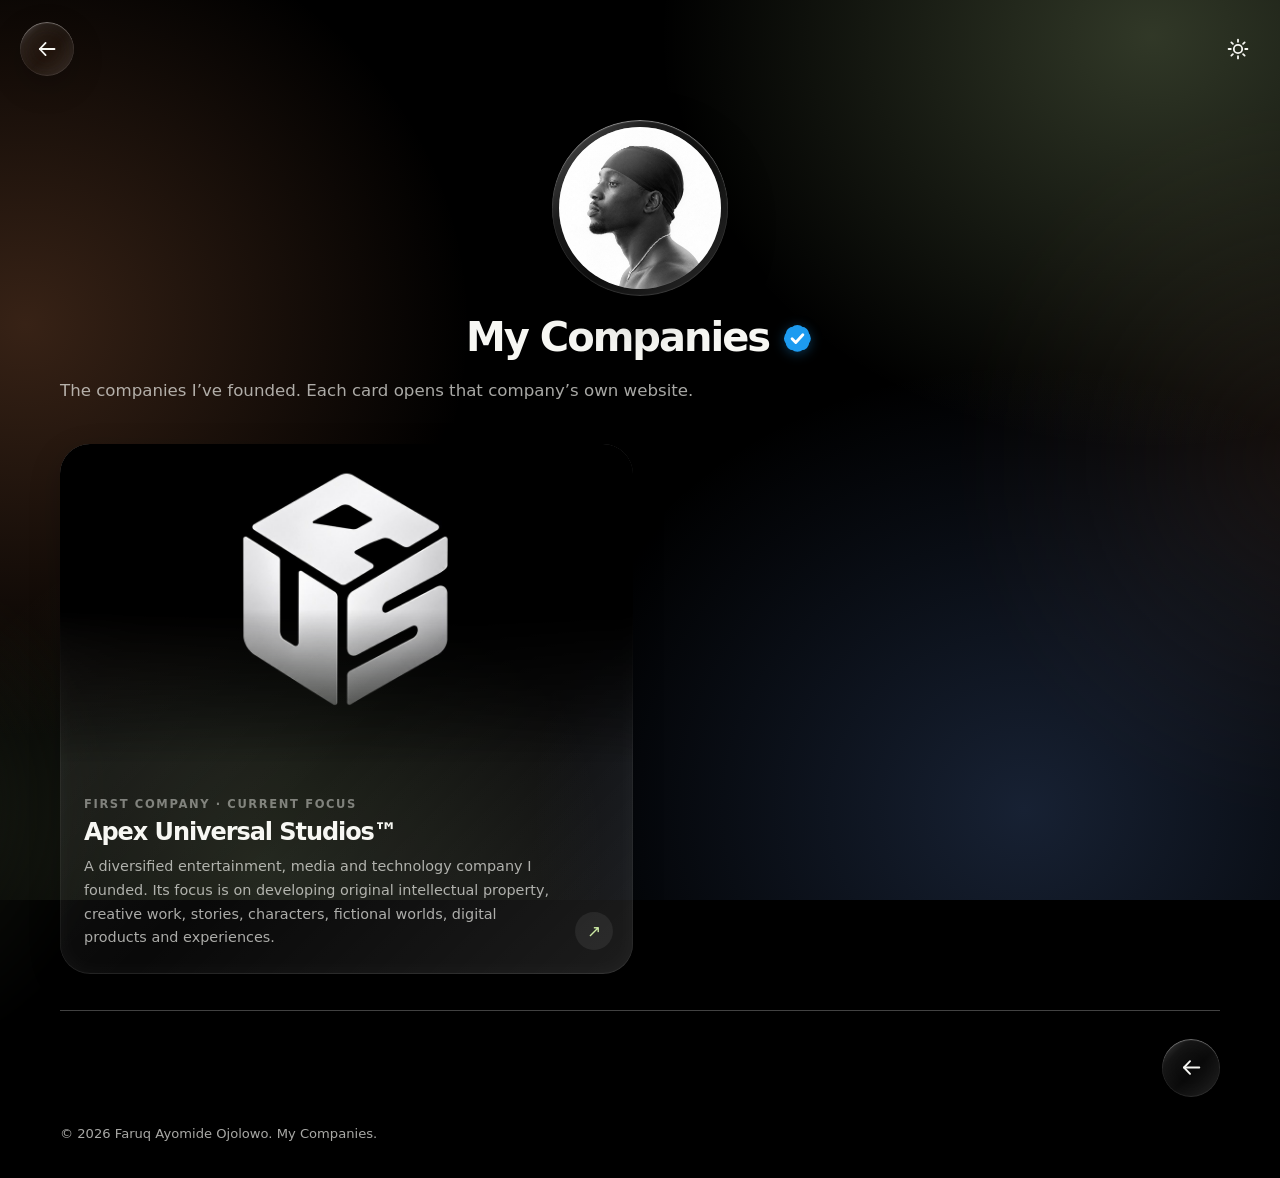
<file: companies.html>
<!DOCTYPE html>
<html lang="en">
<head>
  <meta charset="UTF-8">
  <meta name="viewport" content="width=device-width, initial-scale=1.0, viewport-fit=cover">
  <meta name="theme-color" content="#000000">
  <meta name="color-scheme" content="dark light">
  <meta name="description" content="My Companies: the companies founded by Faruq Ayomide Ojolowo.">
  <title>My Companies | Faruq Ayomide Ojolowo</title>
  <script>
    /* Apply the theme chosen on the main site before first paint so the page never flashes the wrong colour. */
    (function () {
      var t = "dark";
      try { t = localStorage.getItem("faruq-site-theme") === "light" ? "light" : "dark"; } catch (e) {}
      document.documentElement.dataset.theme = t;
    })();
  </script>
  <style>
    /* ---------------------------------------------------------------
       Design tokens: identical to index.html
       --------------------------------------------------------------- */
    :root {
      --site-primary: #CCEAA4;
      --site-secondary: #413028;
      --site-background: #000000;
      --site-on-primary: #11140D;
      --site-on-background: #FFFFFF;
      --site-font-body: ui-sans-serif, system-ui, -apple-system, BlinkMacSystemFont, "Segoe UI", sans-serif;
      --site-font-heading: ui-sans-serif, system-ui, -apple-system, BlinkMacSystemFont, "Segoe UI", sans-serif;
      --site-heading-scale: 1;
      --site-spacing-scale: 1;
      --site-radius-scale: 1;
      --site-decoration-opacity: 1;
      --ink: #F7F7F3;
      --muted: rgba(247, 247, 243, 0.68);
      --soft: rgba(247, 247, 243, 0.46);
      --line: rgba(255, 255, 255, 0.26);
      --page-width: 1160px;
    }
    * { box-sizing: border-box; }
    [hidden] { display: none !important; }   /* lets the empty-state and filter rows really hide */
    html { scroll-behavior: smooth; background: #000000; }
    html[data-theme="light"] { background: #F4F3EF; }
    body { margin: 0; font-family: var(--site-font-body); background: transparent; -webkit-text-size-adjust: 100%; }
    button, a { font: inherit; }
    a { color: inherit; }

    #site-root {
      min-height: 100vh;
      width: 100%;
      position: relative;
      isolation: isolate;
      overflow: hidden;
      overflow: clip;
      display: flow-root;
      color-scheme: dark;
      background-color: var(--site-background);
      color: var(--site-on-background);
    }
    #site-root[data-theme="light"] {
      color-scheme: light;
      --site-background: #F4F3EF;
      --ink: #171614;
      --muted: rgba(23, 22, 20, 0.66);
      --soft: rgba(23, 22, 20, 0.48);
      --line: rgba(25, 25, 25, 0.20);
      background-color: #F4F3EF;
      color: #171614;
    }

    /* page background: same glows as index.html */
    #site-root::before, #site-root::after {
      content: ""; position: absolute; pointer-events: none; z-index: -1;
      opacity: var(--site-decoration-opacity); border-radius: 50%; filter: blur(2px);
    }
    #site-root::before {
      width: min(68vw, 760px); height: min(68vw, 760px); top: 5rem; right: -26rem;
      background: radial-gradient(circle, color-mix(in srgb, var(--site-secondary) 36%, transparent) 0%, color-mix(in srgb, var(--site-secondary) 12%, transparent) 42%, transparent 72%);
    }
    #site-root::after {
      width: min(46vw, 520px); height: min(46vw, 520px); top: 34rem; left: -25rem;
      background: radial-gradient(circle, rgba(204, 234, 164, 0.12) 0%, rgba(204, 234, 164, 0.035) 46%, transparent 72%);
    }
    .ambient {
      position: fixed; inset: 0; z-index: 0; pointer-events: none;
      background:
        radial-gradient(62vmax 52vmax at 90% 4%, rgba(204,234,164,0.24), rgba(204,234,164,0) 62%),
        radial-gradient(56vmax 52vmax at 2% 36%, rgba(214,132,84,0.26), rgba(214,132,84,0) 62%),
        radial-gradient(62vmax 56vmax at 80% 90%, rgba(96,138,214,0.24), rgba(96,138,214,0) 62%),
        radial-gradient(44vmax 44vmax at 20% 96%, rgba(204,234,164,0.14), rgba(204,234,164,0) 62%);
    }
    #site-root[data-theme="light"] .ambient {
      background:
        radial-gradient(62vmax 52vmax at 90% 4%, rgba(190,232,140,0.55), rgba(190,232,140,0) 62%),
        radial-gradient(56vmax 52vmax at 2% 36%, rgba(255,184,140,0.50), rgba(255,184,140,0) 62%),
        radial-gradient(62vmax 56vmax at 80% 90%, rgba(150,196,255,0.50), rgba(150,196,255,0) 62%),
        radial-gradient(44vmax 44vmax at 20% 96%, rgba(214,176,255,0.34), rgba(214,176,255,0) 62%);
    }
    .site-content { position: relative; z-index: 1; }

    /* ---------------------------------------------------------------
       Top row: back card (left) and light/dark icon (right)
       --------------------------------------------------------------- */
    .page-topbar {
      width: min(calc(100% - 32px), 1240px);
      margin: 22px auto 0;
      position: -webkit-sticky; position: sticky;
      top: max(22px, env(safe-area-inset-top, 0px));
      z-index: 30;
      display: flex; align-items: center; justify-content: space-between;
      pointer-events: none;
    }
    .page-topbar > * { pointer-events: auto; }
    @media (max-width: 680px) {
      .page-topbar { width: calc(100% - 24px); margin-top: 12px; top: max(12px, env(safe-area-inset-top, 0px)); }
    }

    .back-card, .menu-card, .footer-back {
      width: 54px; height: 54px; flex: none;
      display: grid; place-items: center;
      border: 0; border-radius: 50%;
      color: var(--ink); text-decoration: none; cursor: pointer;
      -webkit-tap-highlight-color: transparent;
      background-color: rgba(255,255,255,0.035);
      background-image: linear-gradient(135deg, rgba(255,255,255,0.22) 0%, rgba(255,255,255,0.04) 24%, rgba(255,255,255,0) 54%, rgba(255,255,255,0.08) 100%);
      -webkit-backdrop-filter: blur(16px) saturate(175%) brightness(1.1);
      backdrop-filter: blur(16px) saturate(175%) brightness(1.1);
      box-shadow: inset 0 1px 1px rgba(255,255,255,0.40), inset 0 -1px 1px rgba(255,255,255,0.10), inset 0 0 22px rgba(255,255,255,0.045), 0 10px 32px rgba(0,0,0,0.20);
      transition: transform 320ms cubic-bezier(.2,.75,.25,1), box-shadow 260ms ease;
    }
    #site-root[data-theme="light"] .back-card, #site-root[data-theme="light"] .menu-card, #site-root[data-theme="light"] .footer-back {
      background-color: rgba(255,255,255,0.22);
      background-image: linear-gradient(135deg, rgba(255,255,255,0.80) 0%, rgba(255,255,255,0.14) 28%, rgba(255,255,255,0) 58%, rgba(255,255,255,0.32) 100%);
      -webkit-backdrop-filter: blur(16px) saturate(190%) brightness(1.04);
      backdrop-filter: blur(16px) saturate(190%) brightness(1.04);
      box-shadow: inset 0 1px 1px rgba(255,255,255,1), inset 0 -1px 1px rgba(255,255,255,0.55), inset 0 0 24px rgba(255,255,255,0.28), 0 12px 34px rgba(60,70,100,0.13);
    }
    .back-card:hover { transform: translateY(-2px) scale(1.04); }
    .back-card:active { transform: scale(0.93); }
    .back-card:focus-visible, .menu-card:focus-visible, .footer-back:focus-visible, .theme-toggle:focus-visible { outline: 2px solid var(--site-primary); outline-offset: 3px; }
    .back-card svg { width: 24px; height: 24px; display: block; }

    .theme-toggle {
      width: 44px; height: 44px; padding: 0; flex: none;
      display: inline-grid; place-items: center;
      border: 0 !important; border-radius: 50%;
      background: none; box-shadow: none;
      color: var(--ink); cursor: pointer;
      -webkit-tap-highlight-color: transparent;
      transition: transform 320ms cubic-bezier(.2,.75,.25,1);
    }
    .theme-toggle:hover { transform: scale(1.1); }
    .theme-toggle:active { transform: scale(0.88); }
    .theme-icon, .theme-icon svg { display: block; width: 24px; height: 24px; }

    /* ---------------------------------------------------------------
       Profile block
       --------------------------------------------------------------- */
    .page-main {
      width: 100%; padding-bottom: 36px;
    }
    .profile {
      --avatar: clamp(132px, 38vw, 176px);
      display: flex; flex-direction: column; align-items: center; text-align: center;
      padding: clamp(26px, 6vw, 44px) 24px 12px;
    }
    /* in-flow placeholder that reserves the space; the real avatar is the fixed .avatar-float below */
    .avatar-slot { width: var(--avatar); height: var(--avatar); flex: none; }

    .avatar-float {
      position: fixed; left: 0; top: 0; z-index: 50;
      padding: 0; border: 0; background: none; font: inherit; color: inherit; display: block;
      width: var(--avatar, 160px); height: var(--avatar, 160px);
      border-radius: 50%; transform-origin: 50% 50%;
      will-change: transform; pointer-events: auto;
      opacity: 0; transition: opacity 600ms ease;
      -webkit-tap-highlight-color: transparent;
    }
    .avatar-float.is-ready { opacity: 1; }
    .avatar-float.is-docked { pointer-events: auto; cursor: pointer; }
    .avatar-float:focus-visible { outline: 2px solid var(--site-primary); outline-offset: 3px; }

    /* circular liquid-glass frame: photo fills the circle, a transparent glass layer covers it */
    .avatar-glass {
      position: absolute; inset: 0; border-radius: 50%;
      padding: 7px;
      background-color: rgba(255,255,255,0.05);
      background-image: linear-gradient(135deg, rgba(255,255,255,0.30) 0%, rgba(255,255,255,0.06) 30%, rgba(255,255,255,0) 56%, rgba(255,255,255,0.12) 100%);
      -webkit-backdrop-filter: blur(16px) saturate(175%) brightness(1.1);
      backdrop-filter: blur(16px) saturate(175%) brightness(1.1);
      box-shadow: inset 0 1px 1px rgba(255,255,255,0.5), inset 0 -1px 1px rgba(255,255,255,0.14), 0 18px 46px rgba(0,0,0,0.34), 0 3px 12px rgba(0,0,0,0.18);
    }
    #site-root[data-theme="light"] .avatar-glass {
      background-color: rgba(255,255,255,0.28);
      background-image: linear-gradient(135deg, rgba(255,255,255,0.9) 0%, rgba(255,255,255,0.16) 30%, rgba(255,255,255,0) 56%, rgba(255,255,255,0.36) 100%);
      box-shadow: inset 0 1px 1px rgba(255,255,255,1), inset 0 -1px 1px rgba(255,255,255,0.6), 0 18px 46px rgba(60,70,100,0.22), 0 3px 12px rgba(60,70,100,0.10);
    }
    .avatar-glass img {
      width: 100%; height: 100%; display: block; border-radius: 50%;
      object-fit: cover; background: #FFFFFF;
      user-select: none; -webkit-user-drag: none;
    }
    /* transparent glass sheen laid over the photo */
    .avatar-glass::after {
      content: ""; position: absolute; inset: 7px; border-radius: 50%; pointer-events: none;
      background:
        radial-gradient(120% 90% at 22% 6%, rgba(255,255,255,0.42), rgba(255,255,255,0) 46%),
        linear-gradient(150deg, rgba(255,255,255,0.14), rgba(255,255,255,0) 42%, rgba(255,255,255,0.08));
      box-shadow: inset 0 1px 2px rgba(255,255,255,0.55), inset 0 -2px 6px rgba(255,255,255,0.12);
    }

    .profile-name {
      margin: 20px 0 0;
      display: inline-flex; align-items: center; gap: 0.3em;
      font-family: var(--site-font-heading);
      font-size: calc(clamp(1.7rem, 6.4vw, 2.5rem) * var(--site-heading-scale));
      line-height: 1.05; font-weight: 850; letter-spacing: -0.05em;
      color: var(--ink);
      animation: profile-enter 1250ms cubic-bezier(.2,.75,.25,1) both;
    }
    .verified-badge { width: 0.82em; height: 0.82em; flex: none; display: block; margin-top: 0.06em; filter: drop-shadow(0 2px 6px rgba(29,155,240,0.35)); }
    .profile-bio {
      align-self: flex-start; width: 100%; text-align: left;
      max-width: 640px; margin: 18px 0 0 max(0px, calc((100% - 1160px) / 2));
      color: var(--muted);
      font-size: clamp(0.92rem, 1.3vw, 1.06rem); line-height: 1.8;
      animation: profile-enter 1250ms 120ms cubic-bezier(.2,.75,.25,1) both;
    }


    /* ---------------------------------------------------------------
       Journal: a vertical list of liquid-glass cards, each one links to the original source
       --------------------------------------------------------------- */
    .journal-wrap { width: min(calc(100% - 48px), var(--page-width)); margin: 26px auto 0; display: grid; gap: 14px; animation: profile-enter 1250ms 260ms cubic-bezier(.2,.75,.25,1) both; }
    .journal-list { display: grid; gap: 14px; grid-template-columns: 1fr; }
    @media (min-width: 900px) { .journal-list { grid-template-columns: repeat(2, 1fr); } .j-card.is-featured { grid-column: 1 / -1; } }

    .j-card, .journal-empty, .press-btn, .j-chip { background-color: rgba(255,255,255,0.035); background-image: linear-gradient(135deg, rgba(255,255,255,0.22) 0%, rgba(255,255,255,0.04) 24%, rgba(255,255,255,0) 54%, rgba(255,255,255,0.08) 100%); -webkit-backdrop-filter: blur(16px) saturate(175%) brightness(1.1); backdrop-filter: blur(16px) saturate(175%) brightness(1.1); box-shadow: inset 0 1px 1px rgba(255,255,255,0.40), inset 0 -1px 1px rgba(255,255,255,0.10), inset 0 0 22px rgba(255,255,255,0.045), 0 10px 32px rgba(0,0,0,0.20); }
    #site-root[data-theme="light"] .j-card, #site-root[data-theme="light"] .journal-empty, #site-root[data-theme="light"] .press-btn, #site-root[data-theme="light"] .j-chip { background-color: rgba(255,255,255,0.22); background-image: linear-gradient(135deg, rgba(255,255,255,0.80) 0%, rgba(255,255,255,0.14) 28%, rgba(255,255,255,0) 58%, rgba(255,255,255,0.32) 100%); -webkit-backdrop-filter: blur(16px) saturate(190%) brightness(1.04); backdrop-filter: blur(16px) saturate(190%) brightness(1.04); box-shadow: inset 0 1px 1px rgba(255,255,255,1), inset 0 -1px 1px rgba(255,255,255,0.55), inset 0 0 24px rgba(255,255,255,0.28), 0 12px 34px rgba(60,70,100,0.13); }

    .j-card {
      position: relative; display: grid; grid-template-columns: 88px 1fr auto; align-items: center; gap: 16px;
      padding: 14px 18px 14px 14px; border-radius: calc(30px * var(--site-radius-scale));
      color: var(--ink); text-decoration: none; overflow: hidden; isolation: isolate;
      -webkit-tap-highlight-color: transparent; -webkit-touch-callout: none;
      transition: transform 380ms cubic-bezier(.2,.75,.25,1), box-shadow 300ms ease;
    }
    .j-card:hover { transform: translateY(-3px); }
    .j-card:active { transform: scale(0.985); }
    .j-card:focus-visible, .press-btn:focus-visible, .j-chip:focus-visible { outline: 2px solid var(--site-primary); outline-offset: 4px; }
    .j-thumb { width: 88px; height: 88px; border-radius: 22px; background-color: rgba(255,255,255,0.08); background-size: cover; background-position: center; }
    .j-source { font-size: 0.72rem; letter-spacing: 0.14em; text-transform: uppercase; color: var(--soft); font-weight: 700; }
    .j-headline { margin: 5px 0 5px; font-family: var(--site-font-heading); font-size: calc(1.04rem * var(--site-heading-scale)); line-height: 1.25; font-weight: 800; letter-spacing: -0.03em; }
    .j-date { font-size: 0.82rem; color: var(--muted); }
    .j-arrow { width: 38px; height: 38px; display: grid; place-items: center; border-radius: 50%; color: var(--site-primary); font-size: 1.05rem; background: rgba(255,255,255,0.07); }
    #site-root[data-theme="light"] .j-arrow { color: #171614; background: rgba(255,255,255,0.7); }

    /* the newest entry is a big card: picture on top fading into the glass, text at the bottom */
    .j-card.is-featured { display: block; padding: 0; min-height: 360px; }
    .j-card.is-featured .j-thumb {
      position: absolute; inset: 0 0 auto 0; width: auto; height: 68%; border-radius: 0; z-index: 0;
      -webkit-mask-image: linear-gradient(to bottom, #000 0%, #000 50%, rgba(0,0,0,0) 100%);
      mask-image: linear-gradient(to bottom, #000 0%, #000 50%, rgba(0,0,0,0) 100%);
    }
    .j-card.is-featured .j-body { position: absolute; left: 24px; right: 70px; bottom: 22px; z-index: 2; }
    .j-card.is-featured .j-headline { font-size: calc(1.4rem * var(--site-heading-scale)); letter-spacing: -0.04em; }
    .j-card.is-featured .j-arrow { position: absolute; right: 20px; bottom: 22px; z-index: 2; }

    /* company cards: a tall glass card with the logo on top fading into the glass */
    .j-card.is-company { display: flex; flex-direction: column; justify-content: flex-end; min-height: 530px; padding: 0; }
    .j-card.is-company .j-thumb {
      position: absolute; inset: 0 0 auto 0; width: auto; height: 60%; border-radius: 0; z-index: 0;
      display: grid; place-items: center; color: rgba(255,255,255,0.9);
      -webkit-mask-image: linear-gradient(to bottom, #000 0%, #000 52%, rgba(0,0,0,0) 100%);
      mask-image: linear-gradient(to bottom, #000 0%, #000 52%, rgba(0,0,0,0) 100%);
    }
    .j-monogram { font-family: var(--site-font-heading); font-size: clamp(5rem, 22vw, 7.5rem); font-weight: 850; letter-spacing: -0.06em; line-height: 1; margin-top: -8%; text-shadow: 0 8px 30px rgba(0,0,0,0.25); }
    .j-card.is-company .j-body { position: relative; z-index: 2; padding: 22px 76px 24px 24px; }
    .j-card.is-company .j-headline { font-size: calc(1.5rem * var(--site-heading-scale)); letter-spacing: -0.045em; margin: 6px 0 8px; }
    .j-card.is-company .j-desc { margin: 0; color: var(--muted); font-size: 0.9rem; line-height: 1.65; }
    .j-card.is-company .j-arrow { position: absolute; right: 20px; bottom: 24px; z-index: 2; }
    @media (min-width: 900px) { .j-card.is-company { grid-column: auto; } }

    .j-filters { display: flex; flex-wrap: wrap; gap: 8px; }
    .j-chip { height: 40px; padding: 0 18px; border: 0; border-radius: 999px; color: var(--ink); font: inherit; font-size: 0.86rem; font-weight: 700; cursor: pointer; -webkit-tap-highlight-color: transparent; }
    .j-chip[aria-pressed="true"] { color: var(--site-on-primary); background-color: var(--site-primary); background-image: none; }

    .journal-empty { display: grid; gap: 14px; justify-items: start; padding: 28px; border-radius: calc(34px * var(--site-radius-scale)); }
    .journal-empty-icon { width: 56px; height: 56px; display: grid; place-items: center; border-radius: 50%; color: var(--site-primary); background: rgba(255,255,255,0.07); }
    #site-root[data-theme="light"] .journal-empty-icon { color: #171614; background: rgba(255,255,255,0.7); }
    .journal-empty-icon svg { width: 26px; height: 26px; display: block; }
    .journal-empty h2 { margin: 0; font-family: var(--site-font-heading); font-size: calc(1.4rem * var(--site-heading-scale)); font-weight: 800; letter-spacing: -0.04em; line-height: 1.15; }
    .journal-empty p { margin: 0; max-width: 520px; color: var(--muted); font-size: clamp(0.9rem, 1.2vw, 1rem); line-height: 1.75; }

    .press-row { display: grid; gap: 14px; justify-items: start; margin-top: 18px; }
    .press-note { margin: 0; max-width: 520px; color: var(--muted); font-size: clamp(0.9rem, 1.2vw, 1rem); line-height: 1.75; }
    .press-btn { display: inline-flex; align-items: center; gap: 10px; height: 52px; padding: 0 22px; border-radius: 999px; color: var(--ink); text-decoration: none; font-weight: 700; font-size: 0.92rem; -webkit-tap-highlight-color: transparent; -webkit-touch-callout: none; transition: transform 320ms cubic-bezier(.2,.75,.25,1); }
    .press-btn:hover { transform: translateY(-2px); }
    .press-btn:active { transform: scale(0.97); }
    .press-btn svg { width: 20px; height: 20px; display: block; }
    @media (hover: none) and (pointer: coarse) { .j-card, .press-btn, .j-chip { -webkit-user-select: none; user-select: none; } }

    .page-footer {
      width: min(calc(100% - 48px), var(--page-width)); margin: 0 auto;
      padding: 28px 0 calc(34px + env(safe-area-inset-bottom, 0px));
      border-top: 1px solid var(--line);
      display: flex; flex-direction: column; align-items: flex-start; gap: 26px; text-align: left;
      color: var(--muted); font-size: 0.82rem; line-height: 1.6;
    }
    .page-footer a { color: var(--ink); text-decoration: none; font-weight: 600; display: inline-flex; align-items: center; gap: 8px; opacity: 0.85; transition: opacity 200ms ease; }
    .page-footer a:hover { opacity: 1; }
    .page-footer a svg { width: 16px; height: 16px; display: block; }
    .site-content { min-height: calc(100vh + 160px); min-height: calc(100svh + 160px); display: flex; flex-direction: column; }
    .page-main { flex: 1 0 auto; }

    .focus-backdrop {
      position: fixed;
      inset: 0;
      z-index: 40;
      opacity: 0;
      visibility: hidden;
      pointer-events: none;
      background: rgba(0, 0, 0, 0.42);
      -webkit-backdrop-filter: blur(16px) saturate(85%);
      backdrop-filter: blur(16px) saturate(85%);
      transition: opacity 340ms ease, visibility 0s linear 340ms;
    }
    #site-root[data-theme="light"] .focus-backdrop {
      background: rgba(28, 25, 20, 0.20);
    }
    body.focus-active .focus-backdrop {
      opacity: 1;
      visibility: visible;
      transition-delay: 0s;
    }

    .focus-stage {
      display: none;
      position: fixed;
      inset: 0;
      z-index: 41;
      overflow: hidden;
      touch-action: none;
      overscroll-behavior: contain;
      -webkit-tap-highlight-color: transparent;
      -webkit-touch-callout: none;
      cursor: pointer;
    }
    body.focus-open .focus-stage { display: block; }
    .focus-stage.is-scrollable {
      overflow-y: auto;
      touch-action: pan-y;
      -webkit-overflow-scrolling: touch;
    }

    .focus-stage .focus-clone {
      position: absolute;
      margin: 0;
      translate: none;
      transform-origin: 50% 50%;
      will-change: transform, rotate;
      cursor: pointer;
      -webkit-user-select: none;
      user-select: none;
      -webkit-touch-callout: none;
      transition: transform 400ms cubic-bezier(.18, .82, .22, 1),
                  rotate 400ms cubic-bezier(.18, .82, .22, 1),
                  box-shadow 400ms ease !important;
    }
    .focus-stage .focus-clone.is-lifted {
      box-shadow: 0 34px 90px rgba(0, 0, 0, 0.50), 0 8px 24px rgba(0, 0, 0, 0.28) !important;
    }
    #site-root[data-theme="light"] .focus-stage .focus-clone.is-lifted {
      box-shadow: 0 30px 80px rgba(30, 24, 18, 0.28), 0 8px 22px rgba(30, 24, 18, 0.14) !important;
    }

    /* text reveal: the same fade-and-rise used on the main site */
    .reveal { opacity: 0; transform: translateY(24px) scale(0.985); transition: opacity 1450ms ease, transform 1450ms cubic-bezier(.2,.75,.25,1); will-change: opacity, transform; }
    .reveal.is-visible { opacity: 1; transform: translateY(0) scale(1); }

    /* Long-press preview (same behaviour as the main site) */
    .g-card, .back-card, .menu-card, .theme-toggle, .avatar-glass, .page-footer a, .avatar-glass img, .g-media { -webkit-touch-callout: none; }
    @media (hover: none) and (pointer: coarse) {
      .g-card, .back-card, .menu-card, .theme-toggle, .avatar-glass, .page-footer a { -webkit-user-select: none; user-select: none; }
    }
    @media (prefers-reduced-motion: reduce) { .focus-backdrop { transition: none !important; } }

    /* footer "Back to About": a round card that grows into a long card when the very bottom is reached */
    .page-footer a.footer-back {
      --fc: 52px;                        /* same size as the footer cards on the main site */
      display: inline-flex; align-items: center; justify-content: center;
      width: var(--fc); height: var(--fc); padding: 0; gap: 0; overflow: hidden;
      align-self: flex-end;              /* bottom right: it grows to the left */
      border-radius: 999px;              /* fully rounded ends, like the main site's footer cards */
      color: var(--ink); font-weight: 700; font-size: 0.92rem; letter-spacing: -0.01em; white-space: nowrap;
      opacity: 1;
      transition: width 640ms cubic-bezier(.34,1.35,.5,1), box-shadow 260ms ease;
    }
    @media (min-width: 681px) { .page-footer a.footer-back { --fc: 58px; } }
    .page-footer a.footer-back svg { width: 25px; height: 25px; flex: none; }
    .page-footer a.footer-back .footer-back-label { max-width: 0; opacity: 0; margin-left: 0; transition: max-width 640ms cubic-bezier(.34,1.35,.5,1), opacity 320ms ease 120ms, margin 640ms cubic-bezier(.34,1.35,.5,1); }
    .page-footer a.footer-back.is-expanded { width: 212px; }   /* same long-card width as the main site's current-page footer card */
    .page-footer a.footer-back.is-expanded .footer-back-label { max-width: 140px; opacity: 1; margin-left: 10px; }

    @keyframes profile-enter {
      from { opacity: 0; transform: translateY(14px) scale(0.985); }
      to { opacity: 1; transform: translateY(0) scale(1); }
    }
    @media (prefers-reduced-motion: reduce) {
      *, *::before, *::after { animation-duration: 0.01ms !important; transition-duration: 0.01ms !important; }
    }
  </style>
</head>
<body>
  <div id="site-root" data-theme="dark">
    <div class="ambient" aria-hidden="true"></div>

    <div class="site-content">
      <header class="page-topbar">
        <a class="back-card" id="back-card" href="index.html#ventures" aria-label="Back to the previous page" title="Back">
          <svg viewBox="0 0 24 24" fill="none" stroke="currentColor" stroke-width="1.8" stroke-linecap="round" stroke-linejoin="round" aria-hidden="true"><path d="M19.5 12H4.8"/><path d="m10.6 5.9-5.8 6.1 5.8 6.1"/></svg>
        </a>
        <button class="theme-toggle" id="theme-toggle" type="button" aria-label="Switch to light mode" title="Switch to light mode">
          <span class="theme-icon" aria-hidden="true"></span>
        </button>
      </header>

      <button class="avatar-float" id="avatar-float" type="button" tabindex="-1" aria-label="Faruq Ayomide Ojolowo">
        <div class="avatar-glass">
          <img src="[data-uri]" alt="" width="640" height="640" decoding="async">
        </div>
      </button>

      <main class="page-main">
        <section class="profile" aria-label="Gallery profile">
          <div class="avatar-slot" id="avatar-slot"></div>
          <h1 class="profile-name">
            <span>My Companies</span>
            <svg class="verified-badge" viewBox="0 0 24 24" role="img" aria-label="Verified">
              <title>Verified</title>
              <g fill="#1D9BF0">
                <rect x="3.4" y="3.4" width="17.2" height="17.2" rx="5.6"/>
                <rect x="3.4" y="3.4" width="17.2" height="17.2" rx="5.6" transform="rotate(45 12 12)"/>
              </g>
              <path d="M8.1 12.3l2.7 2.7 5.2-5.6" fill="none" stroke="#FFFFFF" stroke-width="2.1" stroke-linecap="round" stroke-linejoin="round"/>
            </svg>
          </h1>
          <p class="profile-bio">The companies I’ve founded. Each card opens that company’s own website.</p>
        </section>

        <div class="journal-wrap">
          <div class="journal-list" id="company-list"></div>
          <div class="journal-empty" id="company-empty" hidden>
            <h2>No companies yet.</h2>
            <p>The companies I’ve founded will appear here.</p>
          </div>
        </div>
      </main>

      <footer class="page-footer">
        <a class="footer-back" id="footer-back" href="index.html#ventures" aria-label="Back to Professional" title="Back to Professional"><svg viewBox="0 0 24 24" fill="none" stroke="currentColor" stroke-width="1.8" stroke-linecap="round" stroke-linejoin="round" aria-hidden="true"><path d="M19.5 12H4.8"/><path d="m10.6 5.9-5.8 6.1 5.8 6.1"/></svg><span class="footer-back-label">Back to Professional</span></a>
        <span>© 2026 Faruq Ayomide Ojolowo. My Companies.</span>
      </footer>
    </div>

    <!-- Long-press preview layers -->
    <div class="focus-backdrop" id="focus-backdrop" aria-hidden="true"></div>
    <div class="focus-stage" id="focus-stage" aria-hidden="true"></div>
  </div>

  <script>
    (function () {
      var siteRoot = document.getElementById("site-root");
      var toggle = document.getElementById("theme-toggle");
      var icon = toggle.querySelector(".theme-icon");
      var SUN = '<svg viewBox="0 0 24 24" fill="none" stroke="currentColor" stroke-width="1.8" stroke-linecap="round" stroke-linejoin="round" aria-hidden="true"><circle cx="12" cy="12" r="4.2"/><path d="M12 2.6v2.2M12 19.2v2.2M2.6 12h2.2M19.2 12h2.2M5.35 5.35l1.55 1.55M17.1 17.1l1.55 1.55M5.35 18.65l1.55-1.55M17.1 6.9l1.55-1.55"/></svg>';
      var MOON = '<svg viewBox="0 0 24 24" fill="none" stroke="currentColor" stroke-width="1.8" stroke-linecap="round" stroke-linejoin="round" aria-hidden="true"><path d="M20.2 14.3A8.3 8.3 0 0 1 9.7 3.8a8.3 8.3 0 1 0 10.5 10.5z"/></svg>';

      function applyTheme(theme) {
        var isLight = theme === "light";
        siteRoot.dataset.theme = isLight ? "light" : "dark";
        document.documentElement.dataset.theme = isLight ? "light" : "dark";
        icon.innerHTML = isLight ? MOON : SUN;
        var label = isLight ? "Switch to dark mode" : "Switch to light mode";
        toggle.setAttribute("aria-label", label);
        toggle.setAttribute("title", label);
        var meta = document.querySelector('meta[name="theme-color"]');
        if (meta) meta.setAttribute("content", isLight ? "#F4F3EF" : "#000000");
        try { localStorage.setItem("faruq-site-theme", isLight ? "light" : "dark"); } catch (e) {}
      }
      var saved = "dark";
      try { saved = localStorage.getItem("faruq-site-theme") || "dark"; } catch (e) {}
      applyTheme(saved === "light" ? "light" : "dark");
      toggle.addEventListener("click", function () {
        applyTheme(siteRoot.dataset.theme === "light" ? "dark" : "light");
      });

      /* Profile picture: shrinks as soon as the visitor scrolls and docks right under the light/dark icon. */
      var slot = document.getElementById("avatar-slot");
      var floatEl = document.getElementById("avatar-float");
      var DOCK_SIZE = 48, DOCK_GAP = 12, SHRINK_DISTANCE = 140;
      var queued = false;
      function layoutAvatar() {
        queued = false;
        var s = slot.getBoundingClientRect();
        var size = s.width;
        if (!size) return;
        var t = toggle.getBoundingClientRect();
        var p = Math.min(1, Math.max(0, (window.scrollY || window.pageYOffset || 0) / SHRINK_DISTANCE));
        var e = 1 - Math.pow(1 - p, 3);                       /* eased, so it reacts the moment scrolling starts */
        var cx = s.left + s.width / 2, cy = s.top + s.height / 2;
        var tx = t.left + t.width / 2, ty = t.bottom + DOCK_GAP + DOCK_SIZE / 2;
        var x = cx + (tx - cx) * e, y = cy + (ty - cy) * e;
        var k = 1 + (DOCK_SIZE / size - 1) * e;
        floatEl.style.width = floatEl.style.height = size + "px";
        floatEl.style.transform = "translate3d(" + (x - size / 2) + "px," + (y - size / 2) + "px,0) scale(" + k + ")";
        var docked = p >= 1;
        floatEl.classList.toggle("is-docked", docked);
        floatEl.tabIndex = docked ? 0 : -1;
        floatEl.setAttribute("aria-label", docked ? "Open gallery menu" : "Faruq Ayomide Ojolowo");
        floatEl.classList.add("is-ready");
      }
      function queueLayout() { if (!queued) { queued = true; requestAnimationFrame(layoutAvatar); } }
      window.addEventListener("scroll", queueLayout, { passive: true });
      window.addEventListener("resize", queueLayout);
      window.addEventListener("load", queueLayout);
      layoutAvatar();
      /* The docked profile picture takes the visitor back to the top. */
      floatEl.addEventListener("click", function () {
        if (floatEl.classList.contains("is-docked")) window.scrollTo({ top: 0, behavior: "smooth" });
      });

      /* ---------------------------------------------------------------
         COMPANIES: add every new company to this list. One block per company:
         { name: "Company name", tag: "Short label", description: "One or two sentences.",
           url: "https://the-company-website", image: "logo-file.jpg", monogram: "A" }
         (image is optional; without it the card shows the monogram letter on a coloured background.)
         --------------------------------------------------------------- */
      var COMPANIES = [
        {
          name: "Apex Universal Studios™",
          tag: "First company · Current focus",
          description: "A diversified entertainment, media and technology company I founded. Its focus is on developing original intellectual property, creative work, stories, characters, fictional worlds, digital products and experiences.",
          url: "https://apexuniversalstudios0-jpg.github.io/Apex-Universal-Studios/index.html",
          image: "apex-logo.jpg",
          monogram: "A",
          color: "linear-gradient(160deg,#9bd36b 0%,#2f8f7a 55%,#1c4a5c 100%)"
        }
      ];

      var companyList = document.getElementById("company-list");
      var companyEmpty = document.getElementById("company-empty");
      function mk(tag, cls, text) { var n = document.createElement(tag); if (cls) n.className = cls; if (text) n.textContent = text; return n; }
      function renderCompanies() {
        companyList.textContent = "";
        companyEmpty.hidden = COMPANIES.length > 0;
        COMPANIES.forEach(function (c) {
          var a = mk("a", "j-card is-company");
          a.href = c.url; a.target = "_blank"; a.rel = "noopener noreferrer";
          a.setAttribute("aria-label", "Visit " + c.name + " (opens its website)");
          var thumb = mk("div", "j-thumb");
          if (c.image) { thumb.style.backgroundColor = "#000"; thumb.style.backgroundImage = "url('" + c.image + "')"; thumb.style.backgroundSize = "cover"; thumb.style.backgroundPosition = "center top"; }
          else { thumb.style.background = c.color || "linear-gradient(160deg,#8a7bff 0%,#4a5bd6 55%,#1d2a6b 100%)"; thumb.appendChild(mk("span", "j-monogram", c.monogram || (c.name || "?").charAt(0))); }
          a.appendChild(thumb);
          var body = mk("div", "j-body");
          if (c.tag) body.appendChild(mk("div", "j-source", c.tag));
          body.appendChild(mk("h2", "j-headline", c.name));
          if (c.description) body.appendChild(mk("p", "j-desc", c.description));
          a.appendChild(body);
          var arrow = mk("span", "j-arrow", "↗"); arrow.setAttribute("aria-hidden", "true"); a.appendChild(arrow);
          companyList.appendChild(a);
        });
      }
      renderCompanies();

      var reduceMotion = window.matchMedia && window.matchMedia("(prefers-reduced-motion: reduce)").matches;
      /* Text reveal on scroll (same fade-and-rise as the main site). */
      var revealTargets = [].slice.call(document.querySelectorAll(".j-headline, .j-desc, .journal-empty h2, .journal-empty p, .page-footer > span"));
      if (reduceMotion || !("IntersectionObserver" in window)) {
        revealTargets.forEach(function (el) { el.classList.add("is-visible"); });
      } else {
        var revealWatcher = new IntersectionObserver(function (entries, obs) {
          entries.forEach(function (en) {
            if (en.isIntersecting) { en.target.style.transitionDelay = "90ms"; en.target.classList.add("is-visible"); obs.unobserve(en.target); }
          });
        }, { threshold: 0.08, rootMargin: "0px 0px -24px 0px" });
        revealTargets.forEach(function (el) { el.classList.add("reveal"); revealWatcher.observe(el); });
      }

      /* ---- Long-press preview ---- */
      // iPhone-style long press: the pressed card floats above a blurred, dimmed page.
      // The card is cloned into #focus-stage (a layer above #focus-backdrop), so the blur can never touch it.
      const CARD_SELECTOR = [".j-card", ".journal-empty", ".back-card", ".theme-toggle", ".avatar-glass", ".page-footer a"].join(",");
      // Controls that must keep their normal press behaviour (navigation, menu, theme switch).
      const NO_PRESS_SELECTOR = "[data-no-press]";
      const HOLD_MS = 420;
      const MOVE_TOLERANCE = 8;
      const LIFT_SCALE = 1.055;
      const focusStage = document.getElementById("focus-stage");
      let holdTimer = 0;
      let pending = null;
      let focused = null;
      let suppressClickUntil = 0;

      function cardFromTarget(target) {
        if (!(target instanceof Element)) return null;
        if (target.closest("#focus-stage") || target.closest(NO_PRESS_SELECTOR)) return null;
        return target.closest(CARD_SELECTOR);
      }

      function cancelPending() {
        window.clearTimeout(holdTimer);
        holdTimer = 0;
        pending = null;
      }

      function buildClone(card) {
        const cs = getComputedStyle(card);
        const clone = card.cloneNode(true);
        clone.removeAttribute("id");
        clone.removeAttribute("style");
        clone.removeAttribute("data-float-index");
        clone.classList.remove("reveal", "is-visible");
        clone.querySelectorAll("[id]").forEach((node) => node.removeAttribute("id"));
                clone.querySelectorAll(".reveal, .is-visible").forEach((node) => {
          node.classList.remove("reveal", "is-visible");
          node.removeAttribute("style");
        });
        clone.querySelectorAll("a, button").forEach((node) => node.setAttribute("tabindex", "-1"));
        if (clone.matches("a")) clone.setAttribute("tabindex", "-1");
        clone.classList.add("focus-clone");
        // Freeze the look the original has right now (nth-child backgrounds, hover state, theme colours).
        ["backgroundColor", "backgroundImage", "color", "borderTopColor", "borderRightColor",
         "borderBottomColor", "borderLeftColor", "borderRadius"].forEach((prop) => { clone.style[prop] = cs[prop]; });
        return clone;
      }

      function activateFocus(request) {
        holdTimer = 0;
        if (!request || pending !== request || focused) return;
        const card = request.card;
        if (!card.isConnected) return;
        const rect = card.getBoundingClientRect();
        const width = card.offsetWidth;
        const height = card.offsetHeight;
        if (!rect.width || !rect.height || !width || !height) return;

        const vw = document.documentElement.clientWidth;
        const vh = window.innerHeight;
        const scale = Math.max(1, Math.min(LIFT_SCALE, (vw - 16) / width));
        const scaledW = width * scale;
        const scaledH = height * scale;
        const startCx = rect.left + rect.width / 2;
        const startCy = rect.top + rect.height / 2;

        // Final centre, kept fully on screen.
        let cx = startCx;
        if (cx - scaledW / 2 < 8) cx = 8 + scaledW / 2;
        if (cx + scaledW / 2 > vw - 8) cx = vw - 8 - scaledW / 2;
        const scrollable = scaledH > vh - 24;
        let cy = startCy;
        if (scrollable) cy = 12 + scaledH / 2;
        else {
          if (cy - scaledH / 2 < 12) cy = 12 + scaledH / 2;
          if (cy + scaledH / 2 > vh - 12) cy = vh - 12 - scaledH / 2;
        }

        const startScale = Math.min(1.5, Math.max(0.2, rect.width / width));
        const startTilt = "0deg";

        const clone = buildClone(card);
        clone.style.width = width + "px";
        clone.style.height = height + "px";
        clone.style.left = (cx - width / 2) + "px";
        clone.style.top = (cy - height / 2) + "px";
        clone.style.setProperty("--scroll-float", "0px");
        clone.style.setProperty("--scroll-tilt", startTilt);
        clone.style.transform = "translate3d(" + (startCx - cx) + "px," + (startCy - cy) + "px,0) scale(" + startScale + ")";

        focusStage.replaceChildren();
        focusStage.scrollTop = 0;
        focusStage.classList.toggle("is-scrollable", scrollable);
        if (scrollable) {
          const spacer = document.createElement("div");
          spacer.style.cssText = "position:absolute;left:0;top:0;width:1px;pointer-events:none;height:" + Math.ceil(12 + scaledH + 28) + "px";
          focusStage.appendChild(spacer);
        }
        focusStage.appendChild(clone);
        var srcVideos = card.querySelectorAll("video");
        clone.querySelectorAll("video").forEach(function (cv, idx) {
          var sv = srcVideos[idx];
          cv.muted = true; cv.setAttribute("muted", ""); cv.playsInline = true;
          var start = sv ? sv.currentTime : 0;
          var go = function () { try { cv.currentTime = start; } catch (e) {} var pr = cv.play(); if (pr && pr.catch) pr.catch(function () {}); };
          if (cv.readyState >= 1) go(); else cv.addEventListener("loadedmetadata", go, { once: true });
        });

        focused = { card, clone, cx, cy, scrollable, held: true, closing: false, timer: 0, vw, vh };
        card.style.visibility = "hidden";
        document.body.classList.add("focus-open");
        clone.getBoundingClientRect(); // commit the start frame before animating
        window.requestAnimationFrame(() => {
          if (!focused || focused.clone !== clone || focused.closing) return;
          document.body.classList.add("focus-active");
          clone.classList.add("is-lifted");
          clone.style.setProperty("--scroll-tilt", "0deg");
          clone.style.transform = "translate3d(0,0,0) scale(" + scale + ")";
        });
      }

      function finishFocus() {
        const state = focused;
        if (!state) return;
        window.clearTimeout(state.timer);
        state.card.style.removeProperty("visibility");
        if (!state.card.getAttribute("style")) state.card.removeAttribute("style");
        focusStage.replaceChildren();
        focusStage.classList.remove("is-scrollable");
        focusStage.scrollTop = 0;
        document.body.classList.remove("focus-open", "focus-active");
        focused = null;
      }

      function dismissFocus(immediate) {
        const state = focused;
        if (!state || state.closing) return;
        state.closing = true;
        if (immediate) { finishFocus(); return; }
        const rect = state.card.getBoundingClientRect();
        const dx = rect.left + rect.width / 2 - state.cx;
        const dy = rect.top + rect.height / 2 - (state.cy - focusStage.scrollTop);
        state.clone.classList.remove("is-lifted");
        state.clone.style.setProperty("--scroll-tilt", state.card.style.getPropertyValue("--scroll-tilt") || "0deg");
        state.clone.style.transform = "translate3d(" + dx + "px," + dy + "px,0) scale(1)";
        document.body.classList.remove("focus-active");
        state.clone.addEventListener("transitionend", (event) => {
          if (event.propertyName === "transform") finishFocus();
        });
        state.timer = window.setTimeout(finishFocus, 520); // safety net: never leave a stuck overlay
      }

      document.addEventListener("pointerdown", function (event) {
        if (!event.isPrimary || event.button !== 0 || focused) return;
                const card = cardFromTarget(event.target);
        if (!card) return;
        window.clearTimeout(holdTimer);
        const request = { card, x: event.clientX, y: event.clientY };
        pending = request;
        holdTimer = window.setTimeout(() => activateFocus(request), HOLD_MS);
      }, { passive: true });

      document.addEventListener("pointermove", function (event) {
        if (!pending) return;
        if (Math.hypot(event.clientX - pending.x, event.clientY - pending.y) > MOVE_TOLERANCE) cancelPending();
      }, { passive: true });

      function releasePress() {
        if (focused && focused.held) {
          focused.held = false;
          // The release of a long press must not trigger a click on the card or its link.
          suppressClickUntil = performance.now() + 500;
        }
        cancelPending();
      }
      document.addEventListener("pointerup", releasePress, { passive: true });
      document.addEventListener("pointercancel", releasePress, { passive: true });
      window.addEventListener("blur", cancelPending);

      // Swallow the click that follows a long-press release; afterwards any tap dismisses the focused card.
      window.addEventListener("click", function (event) {
        if (performance.now() < suppressClickUntil) {
          event.preventDefault();
          event.stopImmediatePropagation();
          return;
        }
        if (focused) {
          event.preventDefault();
          event.stopImmediatePropagation();
          dismissFocus(false);
        }
      }, true);

      // Dismiss on a tap of the floating layer using pointer/touch events directly.
      // iOS Safari does not reliably fire "click" on non-link elements, so we never depend on it.
      let stageTap = null;
      function beginStageTap(x, y) {
        if (!focused || focused.closing) return;
        if (focused.held) focused.held = false; // a missed release must not leave the layer stuck
        if (performance.now() < suppressClickUntil) { stageTap = null; return; }
        stageTap = { x, y };
      }
      function endStageTap(x, y) {
        const tapInfo = stageTap;
        stageTap = null;
        if (!tapInfo || !focused || focused.closing) return;
        if (Math.hypot(x - tapInfo.x, y - tapInfo.y) > 12) return; // it was a scroll, not a tap
        suppressClickUntil = performance.now() + 450; // swallow the follow-up synthetic click
        dismissFocus(false);
      }
      focusStage.addEventListener("pointerdown", function (event) {
        if (event.isPrimary) beginStageTap(event.clientX, event.clientY);
      }, { passive: true });
      focusStage.addEventListener("pointerup", function (event) {
        if (event.isPrimary) endStageTap(event.clientX, event.clientY);
      }, { passive: true });
      focusStage.addEventListener("pointercancel", function () { stageTap = null; }, { passive: true });
      // Fallback for browsers without pointer events on touch.
      focusStage.addEventListener("touchstart", function (event) {
        const t = event.changedTouches[0];
        if (t && !stageTap) beginStageTap(t.clientX, t.clientY);
      }, { passive: true });
      focusStage.addEventListener("touchend", function (event) {
        const t = event.changedTouches[0];
        if (t) endStageTap(t.clientX, t.clientY);
      }, { passive: true });

      // While holding: no scrolling, no text selection, no context menu, no link dragging.
      document.addEventListener("touchmove", function (event) {
        if (focused && (focused.held || !focused.scrollable) && event.cancelable) event.preventDefault();
      }, { passive: false });
      focusStage.addEventListener("wheel", function (event) {
        if (focused && !focused.scrollable) event.preventDefault();
      }, { passive: false });
      document.addEventListener("contextmenu", function (event) {
        if (pending || focused) event.preventDefault();
      });
      document.addEventListener("selectstart", function (event) {
        if (pending || (focused && focused.held)) event.preventDefault();
      });
      document.addEventListener("dragstart", function (event) {
        if (pending || focused) event.preventDefault();
      });

      document.addEventListener("keydown", function (event) {
        if (event.key === "Escape" && focused) dismissFocus(false);
      });
      window.addEventListener("hashchange", function () { cancelPending(); dismissFocus(true); });
      window.addEventListener("orientationchange", function () { cancelPending(); dismissFocus(true); });
      window.addEventListener("resize", function () {
        if (!focused) return;
        if (Math.abs(document.documentElement.clientWidth - focused.vw) > 2 || Math.abs(window.innerHeight - focused.vh) > 120) dismissFocus(true);
      });

      /* Footer back button: round until the visitor reaches the very bottom, then it grows into a long card. */
      var footerBack = document.getElementById("footer-back");
      var bottomQueued = false;
      function checkBottom() {
        bottomQueued = false;
        var atBottom = (window.innerHeight + (window.scrollY || window.pageYOffset || 0)) >= document.documentElement.scrollHeight - 8;
        footerBack.classList.toggle("is-expanded", atBottom);
      }
      function queueBottom() { if (!bottomQueued) { bottomQueued = true; requestAnimationFrame(checkBottom); } }
      window.addEventListener("scroll", queueBottom, { passive: true });
      window.addEventListener("resize", queueBottom);
      window.addEventListener("load", queueBottom);
      checkBottom();

      /* Back: return to the page the visitor came from (keeps their scroll position);
         if they opened this page directly, go to the About page. */
      document.getElementById("back-card").addEventListener("click", function (event) {
        var sameSite = false;
        try { sameSite = !!document.referrer && new URL(document.referrer).host === location.host; } catch (e) {}
        if (sameSite && history.length > 1) { event.preventDefault(); history.back(); }
      });
    })();
  </script>
</body>
</html>
</file>
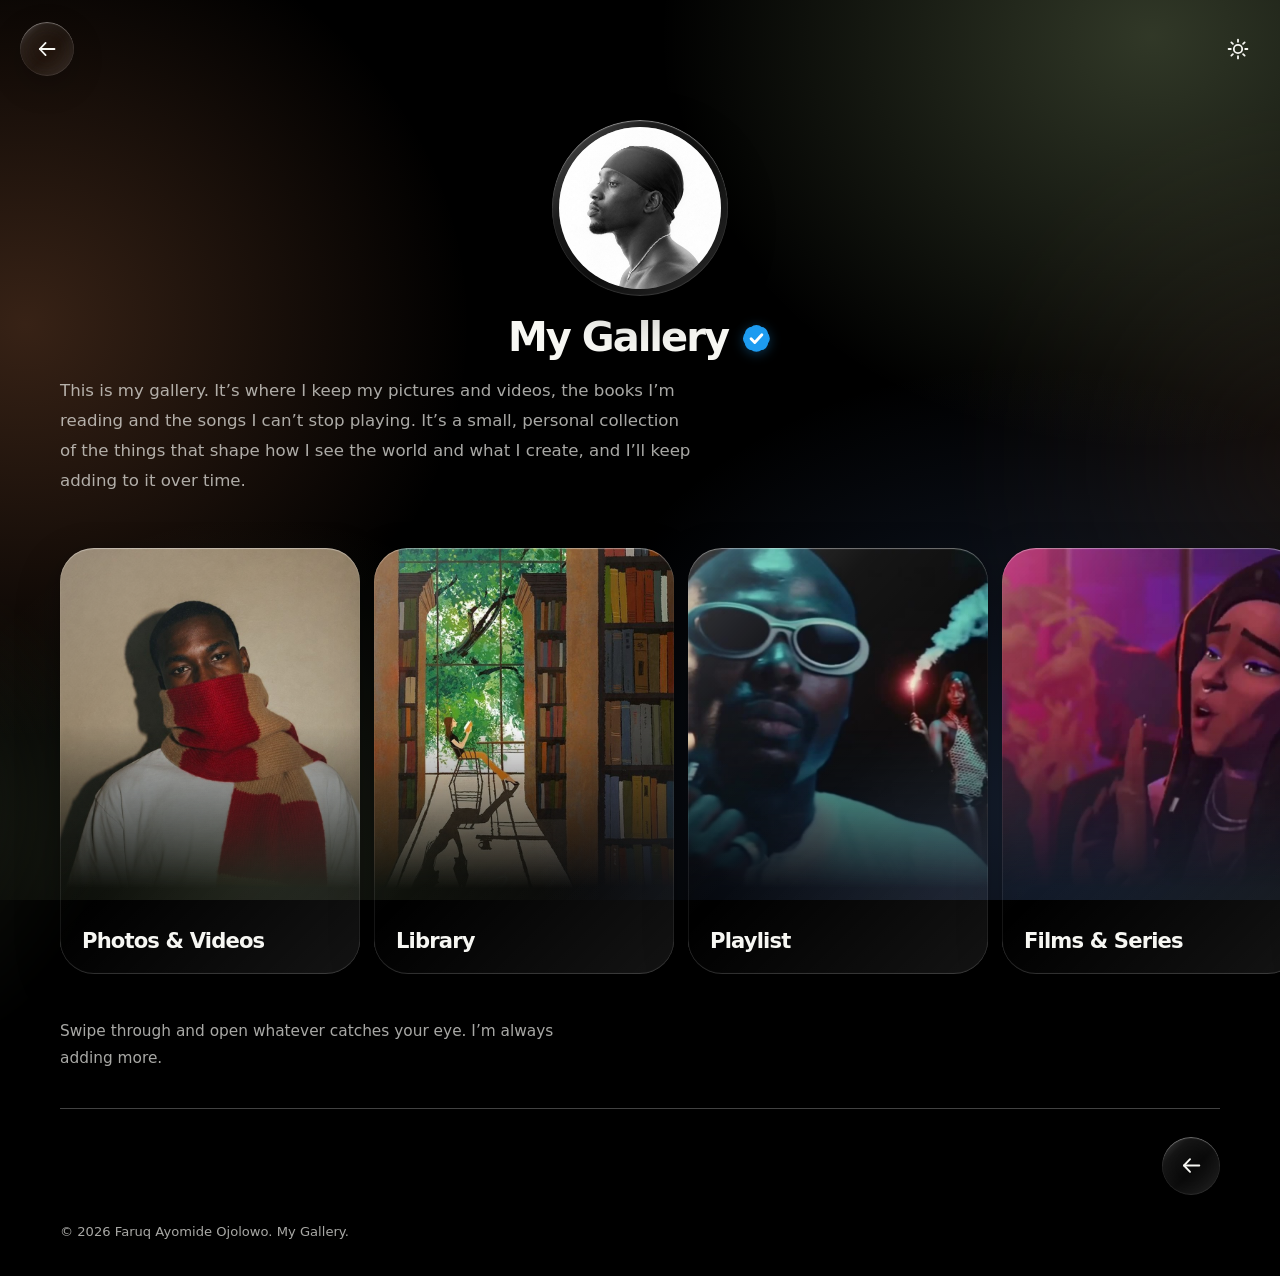
<file: gallery.html>
<!DOCTYPE html>
<html lang="en">
<head>
  <meta charset="UTF-8">
  <meta name="viewport" content="width=device-width, initial-scale=1.0, viewport-fit=cover">
  <meta name="theme-color" content="#000000">
  <meta name="color-scheme" content="dark light">
  <meta name="description" content="My Gallery, the gallery of Faruq Ayomide Ojolowo.">
  <title>My Gallery | Faruq Ayomide Ojolowo</title>
  <script>
    /* Apply the theme chosen on the main site before first paint so the page never flashes the wrong colour. */
    (function () {
      var t = "dark";
      try { t = localStorage.getItem("faruq-site-theme") === "light" ? "light" : "dark"; } catch (e) {}
      document.documentElement.dataset.theme = t;
    })();
  </script>
  <style>
    /* ---------------------------------------------------------------
       Design tokens: identical to index.html
       --------------------------------------------------------------- */
    :root {
      --site-primary: #CCEAA4;
      --site-secondary: #413028;
      --site-background: #000000;
      --site-on-primary: #11140D;
      --site-on-background: #FFFFFF;
      --site-font-body: ui-sans-serif, system-ui, -apple-system, BlinkMacSystemFont, "Segoe UI", sans-serif;
      --site-font-heading: ui-sans-serif, system-ui, -apple-system, BlinkMacSystemFont, "Segoe UI", sans-serif;
      --site-heading-scale: 1;
      --site-spacing-scale: 1;
      --site-radius-scale: 1;
      --site-decoration-opacity: 1;
      --ink: #F7F7F3;
      --muted: rgba(247, 247, 243, 0.68);
      --soft: rgba(247, 247, 243, 0.46);
      --line: rgba(255, 255, 255, 0.26);
      --page-width: 1160px;
    }
    * { box-sizing: border-box; }
    html { scroll-behavior: smooth; background: #000000; }
    html[data-theme="light"] { background: #F4F3EF; }
    body { margin: 0; font-family: var(--site-font-body); background: transparent; -webkit-text-size-adjust: 100%; }
    button, a { font: inherit; }
    a { color: inherit; }

    #site-root {
      min-height: 100vh;
      width: 100%;
      position: relative;
      isolation: isolate;
      overflow: hidden;
      overflow: clip;
      display: flow-root;
      color-scheme: dark;
      background-color: var(--site-background);
      color: var(--site-on-background);
    }
    #site-root[data-theme="light"] {
      color-scheme: light;
      --site-background: #F4F3EF;
      --ink: #171614;
      --muted: rgba(23, 22, 20, 0.66);
      --soft: rgba(23, 22, 20, 0.48);
      --line: rgba(25, 25, 25, 0.20);
      background-color: #F4F3EF;
      color: #171614;
    }

    /* page background: same glows as index.html */
    #site-root::before, #site-root::after {
      content: ""; position: absolute; pointer-events: none; z-index: -1;
      opacity: var(--site-decoration-opacity); border-radius: 50%; filter: blur(2px);
    }
    #site-root::before {
      width: min(68vw, 760px); height: min(68vw, 760px); top: 5rem; right: -26rem;
      background: radial-gradient(circle, color-mix(in srgb, var(--site-secondary) 36%, transparent) 0%, color-mix(in srgb, var(--site-secondary) 12%, transparent) 42%, transparent 72%);
    }
    #site-root::after {
      width: min(46vw, 520px); height: min(46vw, 520px); top: 34rem; left: -25rem;
      background: radial-gradient(circle, rgba(204, 234, 164, 0.12) 0%, rgba(204, 234, 164, 0.035) 46%, transparent 72%);
    }
    .ambient {
      position: fixed; inset: 0; z-index: 0; pointer-events: none;
      background:
        radial-gradient(62vmax 52vmax at 90% 4%, rgba(204,234,164,0.24), rgba(204,234,164,0) 62%),
        radial-gradient(56vmax 52vmax at 2% 36%, rgba(214,132,84,0.26), rgba(214,132,84,0) 62%),
        radial-gradient(62vmax 56vmax at 80% 90%, rgba(96,138,214,0.24), rgba(96,138,214,0) 62%),
        radial-gradient(44vmax 44vmax at 20% 96%, rgba(204,234,164,0.14), rgba(204,234,164,0) 62%);
    }
    #site-root[data-theme="light"] .ambient {
      background:
        radial-gradient(62vmax 52vmax at 90% 4%, rgba(190,232,140,0.55), rgba(190,232,140,0) 62%),
        radial-gradient(56vmax 52vmax at 2% 36%, rgba(255,184,140,0.50), rgba(255,184,140,0) 62%),
        radial-gradient(62vmax 56vmax at 80% 90%, rgba(150,196,255,0.50), rgba(150,196,255,0) 62%),
        radial-gradient(44vmax 44vmax at 20% 96%, rgba(214,176,255,0.34), rgba(214,176,255,0) 62%);
    }
    .site-content { position: relative; z-index: 1; }

    /* ---------------------------------------------------------------
       Top row: back card (left) and light/dark icon (right)
       --------------------------------------------------------------- */
    .gallery-topbar {
      width: min(calc(100% - 32px), 1240px);
      margin: 22px auto 0;
      position: -webkit-sticky; position: sticky;
      top: max(22px, env(safe-area-inset-top, 0px));
      z-index: 30;
      display: flex; align-items: center; justify-content: space-between;
      pointer-events: none;
    }
    .gallery-topbar > * { pointer-events: auto; }
    @media (max-width: 680px) {
      .gallery-topbar { width: calc(100% - 24px); margin-top: 12px; top: max(12px, env(safe-area-inset-top, 0px)); }
    }

    .back-card, .menu-card, .footer-back {
      width: 54px; height: 54px; flex: none;
      display: grid; place-items: center;
      border: 0; border-radius: 50%;
      color: var(--ink); text-decoration: none; cursor: pointer;
      -webkit-tap-highlight-color: transparent;
      background-color: rgba(255,255,255,0.035);
      background-image: linear-gradient(135deg, rgba(255,255,255,0.22) 0%, rgba(255,255,255,0.04) 24%, rgba(255,255,255,0) 54%, rgba(255,255,255,0.08) 100%);
      -webkit-backdrop-filter: blur(16px) saturate(175%) brightness(1.1);
      backdrop-filter: blur(16px) saturate(175%) brightness(1.1);
      box-shadow: inset 0 1px 1px rgba(255,255,255,0.40), inset 0 -1px 1px rgba(255,255,255,0.10), inset 0 0 22px rgba(255,255,255,0.045), 0 10px 32px rgba(0,0,0,0.20);
      transition: transform 320ms cubic-bezier(.2,.75,.25,1), box-shadow 260ms ease;
    }
    #site-root[data-theme="light"] .back-card, #site-root[data-theme="light"] .menu-card, #site-root[data-theme="light"] .footer-back {
      background-color: rgba(255,255,255,0.22);
      background-image: linear-gradient(135deg, rgba(255,255,255,0.80) 0%, rgba(255,255,255,0.14) 28%, rgba(255,255,255,0) 58%, rgba(255,255,255,0.32) 100%);
      -webkit-backdrop-filter: blur(16px) saturate(190%) brightness(1.04);
      backdrop-filter: blur(16px) saturate(190%) brightness(1.04);
      box-shadow: inset 0 1px 1px rgba(255,255,255,1), inset 0 -1px 1px rgba(255,255,255,0.55), inset 0 0 24px rgba(255,255,255,0.28), 0 12px 34px rgba(60,70,100,0.13);
    }
    .back-card:hover { transform: translateY(-2px) scale(1.04); }
    .back-card:active { transform: scale(0.93); }
    .back-card:focus-visible, .menu-card:focus-visible, .footer-back:focus-visible, .theme-toggle:focus-visible { outline: 2px solid var(--site-primary); outline-offset: 3px; }
    .back-card svg { width: 24px; height: 24px; display: block; }

    .theme-toggle {
      width: 44px; height: 44px; padding: 0; flex: none;
      display: inline-grid; place-items: center;
      border: 0 !important; border-radius: 50%;
      background: none; box-shadow: none;
      color: var(--ink); cursor: pointer;
      -webkit-tap-highlight-color: transparent;
      transition: transform 320ms cubic-bezier(.2,.75,.25,1);
    }
    .theme-toggle:hover { transform: scale(1.1); }
    .theme-toggle:active { transform: scale(0.88); }
    .theme-icon, .theme-icon svg { display: block; width: 24px; height: 24px; }

    /* ---------------------------------------------------------------
       Profile block
       --------------------------------------------------------------- */
    .gallery-main {
      width: 100%; padding-bottom: 36px;
    }
    .profile {
      --avatar: clamp(132px, 38vw, 176px);
      display: flex; flex-direction: column; align-items: center; text-align: center;
      padding: clamp(26px, 6vw, 44px) 24px 12px;
    }
    /* in-flow placeholder that reserves the space; the real avatar is the fixed .avatar-float below */
    .avatar-slot { width: var(--avatar); height: var(--avatar); flex: none; }

    .avatar-float {
      position: fixed; left: 0; top: 0; z-index: 50;
      padding: 0; border: 0; background: none; font: inherit; color: inherit; display: block;
      width: var(--avatar, 160px); height: var(--avatar, 160px);
      border-radius: 50%; transform-origin: 50% 50%;
      will-change: transform; pointer-events: auto;
      opacity: 0; transition: opacity 600ms ease;
      -webkit-tap-highlight-color: transparent;
    }
    .avatar-float.is-ready { opacity: 1; }
    .avatar-float.is-docked { pointer-events: auto; cursor: pointer; }
    .avatar-float:focus-visible { outline: 2px solid var(--site-primary); outline-offset: 3px; }

    /* circular liquid-glass frame: photo fills the circle, a transparent glass layer covers it */
    .avatar-glass {
      position: absolute; inset: 0; border-radius: 50%;
      padding: 7px;
      background-color: rgba(255,255,255,0.05);
      background-image: linear-gradient(135deg, rgba(255,255,255,0.30) 0%, rgba(255,255,255,0.06) 30%, rgba(255,255,255,0) 56%, rgba(255,255,255,0.12) 100%);
      -webkit-backdrop-filter: blur(16px) saturate(175%) brightness(1.1);
      backdrop-filter: blur(16px) saturate(175%) brightness(1.1);
      box-shadow: inset 0 1px 1px rgba(255,255,255,0.5), inset 0 -1px 1px rgba(255,255,255,0.14), 0 18px 46px rgba(0,0,0,0.34), 0 3px 12px rgba(0,0,0,0.18);
    }
    #site-root[data-theme="light"] .avatar-glass {
      background-color: rgba(255,255,255,0.28);
      background-image: linear-gradient(135deg, rgba(255,255,255,0.9) 0%, rgba(255,255,255,0.16) 30%, rgba(255,255,255,0) 56%, rgba(255,255,255,0.36) 100%);
      box-shadow: inset 0 1px 1px rgba(255,255,255,1), inset 0 -1px 1px rgba(255,255,255,0.6), 0 18px 46px rgba(60,70,100,0.22), 0 3px 12px rgba(60,70,100,0.10);
    }
    .avatar-glass img {
      width: 100%; height: 100%; display: block; border-radius: 50%;
      object-fit: cover; background: #FFFFFF;
      user-select: none; -webkit-user-drag: none;
    }
    /* transparent glass sheen laid over the photo */
    .avatar-glass::after {
      content: ""; position: absolute; inset: 7px; border-radius: 50%; pointer-events: none;
      background:
        radial-gradient(120% 90% at 22% 6%, rgba(255,255,255,0.42), rgba(255,255,255,0) 46%),
        linear-gradient(150deg, rgba(255,255,255,0.14), rgba(255,255,255,0) 42%, rgba(255,255,255,0.08));
      box-shadow: inset 0 1px 2px rgba(255,255,255,0.55), inset 0 -2px 6px rgba(255,255,255,0.12);
    }

    .profile-name {
      margin: 20px 0 0;
      display: inline-flex; align-items: center; gap: 0.3em;
      font-family: var(--site-font-heading);
      font-size: calc(clamp(1.7rem, 6.4vw, 2.5rem) * var(--site-heading-scale));
      line-height: 1.05; font-weight: 850; letter-spacing: -0.05em;
      color: var(--ink);
      animation: profile-enter 1250ms cubic-bezier(.2,.75,.25,1) both;
    }
    .verified-badge { width: 0.82em; height: 0.82em; flex: none; display: block; margin-top: 0.06em; filter: drop-shadow(0 2px 6px rgba(29,155,240,0.35)); }
    .profile-bio {
      align-self: flex-start; width: 100%; text-align: left;
      max-width: 640px; margin: 18px 0 0 max(0px, calc((100% - 1160px) / 2));
      color: var(--muted);
      font-size: clamp(0.92rem, 1.3vw, 1.06rem); line-height: 1.8;
      animation: profile-enter 1250ms 120ms cubic-bezier(.2,.75,.25,1) both;
    }


    /* ---------------------------------------------------------------
       Gallery cards: tall liquid-glass cards in a swipeable row (they sit next to each other)
       --------------------------------------------------------------- */
    #site-root, #site-root[data-theme="light"] { --g-card-fill: transparent; }   /* the thumbnail fades out into see-through glass */

    .gallery-cards {
      --card-w: clamp(228px, 66vw, 300px);
      --card-h: calc(var(--card-w) * 1.42);
      --card-gap: 14px;
      display: flex; align-items: stretch; gap: var(--card-gap);
      --rail-pad: max(24px, calc((100% - 1160px) / 2));
      margin-top: 14px; padding: 26px 0 44px var(--rail-pad);
      overflow-x: auto; overflow-y: hidden;
      scroll-snap-type: x mandatory;
      -webkit-overflow-scrolling: touch;
      overscroll-behavior-x: contain;
      scrollbar-width: none;
      animation: profile-enter 1250ms 260ms cubic-bezier(.2,.75,.25,1) both;
    }
    .gallery-cards::-webkit-scrollbar { display: none; }
    /* first card rests at the left edge; a spacer at the end lets the last card reach the centre */
    .gallery-cards::after {
      content: ""; flex: 0 0 calc((100% - var(--card-w)) / 2 - var(--card-gap));
    }
    .gallery-cards.is-dragging { scroll-snap-type: none; cursor: grabbing; }

    .g-card {
      position: relative; flex: 0 0 var(--card-w); height: var(--card-h);
      scroll-snap-align: center; scroll-snap-stop: always;
      display: block; overflow: hidden; isolation: isolate;
      border-radius: calc(34px * var(--site-radius-scale));
      color: var(--ink); text-decoration: none;
      background-color: var(--g-card-fill);
      -webkit-backdrop-filter: blur(16px) saturate(175%) brightness(1.1);
      backdrop-filter: blur(16px) saturate(175%) brightness(1.1);
      box-shadow: inset 0 1px 1px rgba(255,255,255,0.40), inset 0 -1px 1px rgba(255,255,255,0.10), 0 16px 44px rgba(0,0,0,0.28), 0 3px 12px rgba(0,0,0,0.14);
      -webkit-tap-highlight-color: transparent;
      -webkit-user-select: none; user-select: none; -webkit-touch-callout: none; -webkit-user-drag: none;
      transition: transform 380ms cubic-bezier(.2,.75,.25,1), box-shadow 300ms ease;
    }
    #site-root[data-theme="light"] .g-card {
      box-shadow: inset 0 1px 1px rgba(255,255,255,1), inset 0 -1px 1px rgba(255,255,255,0.6), 0 16px 44px rgba(60,70,100,0.18), 0 3px 12px rgba(60,70,100,0.08);
    }
    #site-root[data-theme="light"] .g-card::after {
      background: linear-gradient(135deg, rgba(255,255,255,0.55) 0%, rgba(255,255,255,0.10) 26%, rgba(255,255,255,0) 52%, rgba(255,255,255,0.18) 100%);
      box-shadow: inset 0 1px 1px rgba(255,255,255,1), inset 0 -1px 1px rgba(255,255,255,0.55);
    }
    .g-card:hover { transform: translateY(-4px); }
    .g-card:active { transform: scale(0.985); }
    .g-card:focus-visible { outline: 2px solid var(--site-primary); outline-offset: 4px; }

    /* thumbnail: fills the top of the card and fades into the glass right where the name sits */
    .g-thumb {
      position: absolute; inset: 0 0 auto 0; height: 80%; z-index: 0;
      background-color: #444;
      background-image: var(--thumb-img, none), var(--thumb-grad);
      background-size: cover; background-position: center;
      -webkit-mask-image: linear-gradient(to bottom, #000 0%, #000 52%, rgba(0,0,0,0) 100%);
      mask-image: linear-gradient(to bottom, #000 0%, #000 52%, rgba(0,0,0,0) 100%);
      display: grid; place-items: start center; padding-top: 22%;
    }
    .g-thumb svg {
      width: 30%; height: auto; aspect-ratio: 1; display: block;
      stroke: rgba(255,255,255,0.78); fill: none; stroke-width: 1.4; stroke-linecap: round; stroke-linejoin: round;
      filter: drop-shadow(0 4px 14px rgba(0,0,0,0.25));
    }
    /* real thumbnails: a picture or a short muted looping video */
    .g-thumb.has-media { display: block; padding: 0; background-image: none; background-color: #1b1b1b; }
    .g-media { width: 100%; height: 100%; display: block; object-fit: cover; pointer-events: none; -webkit-user-drag: none; }

    .g-name {
      position: absolute; left: 22px; right: 22px; bottom: 22px; z-index: 2;
      margin: 0; font-family: var(--site-font-heading);
      font-size: calc(1.32rem * var(--site-heading-scale)); line-height: 1.1; font-weight: 800; letter-spacing: -0.04em;
      color: var(--ink);
    }
    /* glass sheen over the whole card */
    .g-card::after {
      content: ""; position: absolute; inset: 0; z-index: 3; border-radius: inherit; pointer-events: none;
      background: linear-gradient(135deg, rgba(255,255,255,0.22) 0%, rgba(255,255,255,0.04) 26%, rgba(255,255,255,0) 52%, rgba(255,255,255,0.08) 100%);
      box-shadow: inset 0 1px 1px rgba(255,255,255,0.42), inset 0 -1px 1px rgba(255,255,255,0.10);
    }

    /* ---------------------------------------------------------------
       Profile menu: opens from the docked profile picture
       --------------------------------------------------------------- */
    .menu-backdrop {
      position: fixed; inset: 0; z-index: 40;
      opacity: 0; visibility: hidden; cursor: pointer; touch-action: none; overscroll-behavior: contain;
      background: rgba(0,0,0,0.42);
      -webkit-backdrop-filter: blur(16px) saturate(85%); backdrop-filter: blur(16px) saturate(85%);
      transition: opacity 340ms ease, visibility 0s linear 340ms;
    }
    #site-root[data-theme="light"] .menu-backdrop { background: rgba(28,25,20,0.20); }
    body.menu-open .menu-backdrop { opacity: 1; visibility: visible; transition-delay: 0s; }

    .avatar-menu {
      position: fixed; left: 0; top: 0; z-index: 50;
      display: flex; flex-direction: column; align-items: center; gap: 12px;
      visibility: hidden; transition: visibility 0s linear 420ms;
    }
    body.menu-open .avatar-menu { visibility: visible; transition-delay: 0s; }
    .menu-card { opacity: 0; transform: translateY(-22px) scale(0.35); pointer-events: none; transition: transform 520ms cubic-bezier(.22,1.15,.36,1), opacity 240ms ease, box-shadow 260ms ease; }
    body.menu-open .menu-card { opacity: 1; transform: none; pointer-events: auto; }   /* every card at the same moment */
    body.menu-open .menu-card:hover { transform: translateY(-2px) scale(1.06); }
    body.menu-open .menu-card:active { transform: scale(0.92); }
    .menu-card svg { width: 24px; height: 24px; display: block; }

    .gallery-note {
      max-width: 560px; margin: 0 0 0 max(24px, calc((100% - 1160px) / 2)); padding: 0 24px 0 0;
      text-align: left; color: var(--muted);
      font-size: clamp(0.9rem, 1.2vw, 1rem); line-height: 1.75;
    }
    .gallery-footer {
      width: min(calc(100% - 48px), var(--page-width)); margin: 0 auto;
      padding: 28px 0 calc(34px + env(safe-area-inset-bottom, 0px));
      border-top: 1px solid var(--line);
      display: flex; flex-direction: column; align-items: flex-start; gap: 26px; text-align: left;
      color: var(--muted); font-size: 0.82rem; line-height: 1.6;
    }
    .gallery-footer a { color: var(--ink); text-decoration: none; font-weight: 600; display: inline-flex; align-items: center; gap: 8px; opacity: 0.85; transition: opacity 200ms ease; }
    .gallery-footer a:hover { opacity: 1; }
    .gallery-footer a svg { width: 16px; height: 16px; display: block; }
    .site-content { min-height: calc(100vh + 160px); min-height: calc(100svh + 160px); display: flex; flex-direction: column; }
    .gallery-main { flex: 1 0 auto; }

    .focus-backdrop {
      position: fixed;
      inset: 0;
      z-index: 40;
      opacity: 0;
      visibility: hidden;
      pointer-events: none;
      background: rgba(0, 0, 0, 0.42);
      -webkit-backdrop-filter: blur(16px) saturate(85%);
      backdrop-filter: blur(16px) saturate(85%);
      transition: opacity 340ms ease, visibility 0s linear 340ms;
    }
    #site-root[data-theme="light"] .focus-backdrop {
      background: rgba(28, 25, 20, 0.20);
    }
    body.focus-active .focus-backdrop {
      opacity: 1;
      visibility: visible;
      transition-delay: 0s;
    }

    .focus-stage {
      display: none;
      position: fixed;
      inset: 0;
      z-index: 41;
      overflow: hidden;
      touch-action: none;
      overscroll-behavior: contain;
      -webkit-tap-highlight-color: transparent;
      -webkit-touch-callout: none;
      cursor: pointer;
    }
    body.focus-open .focus-stage { display: block; }
    .focus-stage.is-scrollable {
      overflow-y: auto;
      touch-action: pan-y;
      -webkit-overflow-scrolling: touch;
    }

    .focus-stage .focus-clone {
      position: absolute;
      margin: 0;
      translate: none;
      transform-origin: 50% 50%;
      will-change: transform, rotate;
      cursor: pointer;
      -webkit-user-select: none;
      user-select: none;
      -webkit-touch-callout: none;
      transition: transform 400ms cubic-bezier(.18, .82, .22, 1),
                  rotate 400ms cubic-bezier(.18, .82, .22, 1),
                  box-shadow 400ms ease !important;
    }
    .focus-stage .focus-clone.is-lifted {
      box-shadow: 0 34px 90px rgba(0, 0, 0, 0.50), 0 8px 24px rgba(0, 0, 0, 0.28) !important;
    }
    #site-root[data-theme="light"] .focus-stage .focus-clone.is-lifted {
      box-shadow: 0 30px 80px rgba(30, 24, 18, 0.28), 0 8px 22px rgba(30, 24, 18, 0.14) !important;
    }

    /* text reveal: the same fade-and-rise used on the main site */
    .reveal { opacity: 0; transform: translateY(24px) scale(0.985); transition: opacity 1450ms ease, transform 1450ms cubic-bezier(.2,.75,.25,1); will-change: opacity, transform; }
    .reveal.is-visible { opacity: 1; transform: translateY(0) scale(1); }

    /* Long-press preview (same behaviour as the main site) */
    .g-card, .back-card, .menu-card, .theme-toggle, .avatar-glass, .gallery-footer a, .avatar-glass img, .g-media { -webkit-touch-callout: none; }
    @media (hover: none) and (pointer: coarse) {
      .g-card, .back-card, .menu-card, .theme-toggle, .avatar-glass, .gallery-footer a { -webkit-user-select: none; user-select: none; }
    }
    @media (prefers-reduced-motion: reduce) { .focus-backdrop { transition: none !important; } }

    /* footer "Back to About": a round card that grows into a long card when the very bottom is reached */
    .gallery-footer a.footer-back {
      --fc: 52px;                        /* same size as the footer cards on the main site */
      display: inline-flex; align-items: center; justify-content: center;
      width: var(--fc); height: var(--fc); padding: 0; gap: 0; overflow: hidden;
      align-self: flex-end;              /* bottom right: it grows to the left */
      border-radius: 999px;              /* fully rounded ends, like the main site's footer cards */
      color: var(--ink); font-weight: 700; font-size: 0.92rem; letter-spacing: -0.01em; white-space: nowrap;
      opacity: 1;
      transition: width 640ms cubic-bezier(.34,1.35,.5,1), box-shadow 260ms ease;
    }
    @media (min-width: 681px) { .gallery-footer a.footer-back { --fc: 58px; } }
    .gallery-footer a.footer-back svg { width: 25px; height: 25px; flex: none; }
    .gallery-footer a.footer-back .footer-back-label { max-width: 0; opacity: 0; margin-left: 0; transition: max-width 640ms cubic-bezier(.34,1.35,.5,1), opacity 320ms ease 120ms, margin 640ms cubic-bezier(.34,1.35,.5,1); }
    .gallery-footer a.footer-back.is-expanded { width: 176px; }   /* same long-card width as the main site's current-page footer card */
    .gallery-footer a.footer-back.is-expanded .footer-back-label { max-width: 112px; opacity: 1; margin-left: 10px; }

    @keyframes profile-enter {
      from { opacity: 0; transform: translateY(14px) scale(0.985); }
      to { opacity: 1; transform: translateY(0) scale(1); }
    }
    @media (prefers-reduced-motion: reduce) {
      *, *::before, *::after { animation-duration: 0.01ms !important; transition-duration: 0.01ms !important; }
    }
  </style>
</head>
<body>
  <div id="site-root" data-theme="dark">
    <div class="ambient" aria-hidden="true"></div>

    <div class="site-content">
      <header class="gallery-topbar">
        <a class="back-card" id="back-card" href="index.html#about" aria-label="Back to the previous page" title="Back">
          <svg viewBox="0 0 24 24" fill="none" stroke="currentColor" stroke-width="1.8" stroke-linecap="round" stroke-linejoin="round" aria-hidden="true"><path d="M19.5 12H4.8"/><path d="m10.6 5.9-5.8 6.1 5.8 6.1"/></svg>
        </a>
        <button class="theme-toggle" id="theme-toggle" type="button" aria-label="Switch to light mode" title="Switch to light mode">
          <span class="theme-icon" aria-hidden="true"></span>
        </button>
      </header>

      <button class="avatar-float" id="avatar-float" type="button" tabindex="-1" aria-label="Faruq Ayomide Ojolowo" aria-haspopup="true" aria-expanded="false" aria-controls="avatar-menu">
        <div class="avatar-glass">
          <img src="[data-uri]" alt="" width="640" height="640" decoding="async">
        </div>
      </button>

      <div class="menu-backdrop" id="menu-backdrop" aria-hidden="true"></div>
      <nav class="avatar-menu" id="avatar-menu" aria-label="Gallery menu">
        <a class="menu-card" href="photos-videos.html" aria-label="Photos and Videos" title="Photos & Videos" tabindex="-1">
          <svg viewBox="0 0 24 24" fill="none" stroke="currentColor" stroke-width="1.8" stroke-linecap="round" stroke-linejoin="round" aria-hidden="true"><rect x="3" y="4.5" width="18" height="15" rx="3"/><circle cx="8.5" cy="10" r="1.6"/><path d="m3.5 17 5-4.4 3.6 3 3.2-2.6 5 4"/></svg>
        </a>
        <a class="menu-card" href="library.html" aria-label="Library" title="Library" tabindex="-1">
          <svg viewBox="0 0 24 24" fill="none" stroke="currentColor" stroke-width="1.8" stroke-linecap="round" stroke-linejoin="round" aria-hidden="true"><path d="M12 6.5C10.3 5 8 4.4 4.5 4.6v13c3.5-.2 5.8.4 7.5 1.9 1.7-1.5 4-2.1 7.5-1.9v-13C16 4.4 13.7 5 12 6.5z"/><path d="M12 6.5v13"/></svg>
        </a>
        <a class="menu-card" href="playlist.html" aria-label="Playlist" title="Playlist" tabindex="-1">
          <svg viewBox="0 0 24 24" fill="none" stroke="currentColor" stroke-width="1.8" stroke-linecap="round" stroke-linejoin="round" aria-hidden="true"><path d="M9 18V6l10-2v12"/><circle cx="6.5" cy="18" r="2.5"/><circle cx="16.5" cy="16" r="2.5"/></svg>
        </a>
        <a class="menu-card" href="films-series.html" aria-label="Films and Series" title="Films & Series" tabindex="-1">
          <svg viewBox="0 0 24 24" fill="none" stroke="currentColor" stroke-width="1.8" stroke-linecap="round" stroke-linejoin="round" aria-hidden="true"><path d="M4 9h16v9.5A1.5 1.5 0 0 1 18.5 20h-13A1.5 1.5 0 0 1 4 18.5z"/><path d="m4 9 1.6-4.6 14.8 1.8L19 9"/><path d="m8.4 4.8 2 4M13 5.4l2 3.6"/></svg>
        </a>
        <a class="menu-card" href="art-collection.html" aria-label="Art Collection" title="Art Collection" tabindex="-1">
          <svg viewBox="0 0 24 24" fill="none" stroke="currentColor" stroke-width="1.8" stroke-linecap="round" stroke-linejoin="round" aria-hidden="true"><path d="M12 3.5a8.5 8.5 0 1 0 0 17c1.4 0 2-.9 2-1.8 0-1.4-1.3-1.5-1.3-2.7 0-1 .8-1.6 1.8-1.6H17a3.5 3.5 0 0 0 3.5-3.4C20.5 6.7 16.7 3.5 12 3.5z"/><circle cx="8" cy="11" r="1.1"/><circle cx="11" cy="7.6" r="1.1"/><circle cx="15.4" cy="8.4" r="1.1"/></svg>
        </a>
        <a class="menu-card" href="behind-the-scenes.html" aria-label="Behind the Scenes" title="Behind the Scenes" tabindex="-1">
          <svg viewBox="0 0 24 24" fill="none" stroke="currentColor" stroke-width="1.8" stroke-linecap="round" stroke-linejoin="round" aria-hidden="true"><path d="M4 20l1-4.2L16.6 4.2a2 2 0 0 1 2.8 0l.4.4a2 2 0 0 1 0 2.8L8.2 19z"/><path d="m14.5 6.3 3.2 3.2"/></svg>
        </a>
      </nav>

      <main class="gallery-main">
        <section class="profile" aria-label="Gallery profile">
          <div class="avatar-slot" id="avatar-slot"></div>
          <h1 class="profile-name">
            <span>My Gallery</span>
            <svg class="verified-badge" viewBox="0 0 24 24" role="img" aria-label="Verified">
              <title>Verified</title>
              <g fill="#1D9BF0">
                <rect x="3.4" y="3.4" width="17.2" height="17.2" rx="5.6"/>
                <rect x="3.4" y="3.4" width="17.2" height="17.2" rx="5.6" transform="rotate(45 12 12)"/>
              </g>
              <path d="M8.1 12.3l2.7 2.7 5.2-5.6" fill="none" stroke="#FFFFFF" stroke-width="2.1" stroke-linecap="round" stroke-linejoin="round"/>
            </svg>
          </h1>
          <p class="profile-bio">This is my gallery. It’s where I keep my pictures and videos, the books I’m reading and the songs I can’t stop playing. It’s a small, personal collection of the things that shape how I see the world and what I create, and I’ll keep adding to it over time.</p>
        </section>

        <nav class="gallery-cards" id="gallery-cards" aria-label="Gallery sections">
          <a class="g-card" href="photos-videos.html" aria-label="Photos and Videos">
            <!-- To use a real picture: add  --thumb-img:url('images/your-picture.jpg');  to the style below and delete the <svg>. -->
            <div class="g-thumb has-media">
              <img class="g-media" src="photos-videos.jpg" alt="" width="840" height="960" decoding="async">
            </div>
            <h2 class="g-name">Photos &amp; Videos</h2>
          </a>
          <a class="g-card" href="library.html" aria-label="Library">
            <!-- To use a real picture: add  --thumb-img:url('images/your-picture.jpg');  to the style below and delete the <svg>. -->
            <div class="g-thumb has-media">
              <img class="g-media" src="library.jpg" alt="" width="840" height="960" decoding="async">
            </div>
            <h2 class="g-name">Library</h2>
          </a>
          <a class="g-card" href="playlist.html" aria-label="Playlist">
            <!-- To use a real picture: add  --thumb-img:url('images/your-picture.jpg');  to the style below and delete the <svg>. -->
            <div class="g-thumb has-media">
              <video class="g-media" autoplay muted loop playsinline preload="auto" poster="playlist-poster.jpg" aria-hidden="true" tabindex="-1" disablepictureinpicture disableremoteplayback>
                <source src="playlist.mp4" type="video/mp4">
              </video>
            </div>
            <h2 class="g-name">Playlist</h2>
          </a>
          <a class="g-card" href="films-series.html" aria-label="Films and Series">
            <!-- To use a real picture: add  --thumb-img:url('images/your-picture.jpg');  to the style below and delete the <svg>. -->
            <div class="g-thumb has-media">
              <video class="g-media" autoplay muted loop playsinline preload="auto" poster="films-series-poster.jpg" aria-hidden="true" tabindex="-1" disablepictureinpicture disableremoteplayback>
                <source src="films-series.mp4" type="video/mp4">
              </video>
            </div>
            <h2 class="g-name">Films &amp; Series</h2>
          </a>
          <a class="g-card" href="art-collection.html" aria-label="Art Collection">
            <!-- To use a real picture: add  --thumb-img:url('images/your-picture.jpg');  to the style below and delete the <svg>. -->
            <div class="g-thumb has-media">
              <img class="g-media" src="art-collection.jpg" alt="" width="840" height="960" decoding="async">
            </div>
            <h2 class="g-name">Art Collection</h2>
          </a>
          <a class="g-card" href="behind-the-scenes.html" aria-label="Behind the Scenes">
            <!-- To use a real picture: add  --thumb-img:url('images/your-picture.jpg');  to the style below and delete the <svg>. -->
            <div class="g-thumb" style="--thumb-grad:linear-gradient(160deg,#9fb2c8 0%,#5f7390 55%,#27334a 100%);">
              <svg viewBox="0 0 24 24" aria-hidden="true"><path d="M4 20l1-4.2L16.6 4.2a2 2 0 0 1 2.8 0l.4.4a2 2 0 0 1 0 2.8L8.2 19z"/><path d="m14.5 6.3 3.2 3.2"/></svg>
            </div>
            <h2 class="g-name">Behind the Scenes</h2>
          </a>
        </nav>

        <p class="gallery-note">Swipe through and open whatever catches your eye. I’m always adding more.</p>
      </main>

      <footer class="gallery-footer">
        <a class="footer-back" id="footer-back" href="index.html#about" aria-label="Back to About" title="Back to About"><svg viewBox="0 0 24 24" fill="none" stroke="currentColor" stroke-width="1.8" stroke-linecap="round" stroke-linejoin="round" aria-hidden="true"><path d="M19.5 12H4.8"/><path d="m10.6 5.9-5.8 6.1 5.8 6.1"/></svg><span class="footer-back-label">Back to About</span></a>
        <span>© 2026 Faruq Ayomide Ojolowo. My Gallery.</span>
      </footer>
    </div>

    <!-- Long-press preview layers -->
    <div class="focus-backdrop" id="focus-backdrop" aria-hidden="true"></div>
    <div class="focus-stage" id="focus-stage" aria-hidden="true"></div>
  </div>

  <script>
    (function () {
      var siteRoot = document.getElementById("site-root");
      var toggle = document.getElementById("theme-toggle");
      var icon = toggle.querySelector(".theme-icon");
      var SUN = '<svg viewBox="0 0 24 24" fill="none" stroke="currentColor" stroke-width="1.8" stroke-linecap="round" stroke-linejoin="round" aria-hidden="true"><circle cx="12" cy="12" r="4.2"/><path d="M12 2.6v2.2M12 19.2v2.2M2.6 12h2.2M19.2 12h2.2M5.35 5.35l1.55 1.55M17.1 17.1l1.55 1.55M5.35 18.65l1.55-1.55M17.1 6.9l1.55-1.55"/></svg>';
      var MOON = '<svg viewBox="0 0 24 24" fill="none" stroke="currentColor" stroke-width="1.8" stroke-linecap="round" stroke-linejoin="round" aria-hidden="true"><path d="M20.2 14.3A8.3 8.3 0 0 1 9.7 3.8a8.3 8.3 0 1 0 10.5 10.5z"/></svg>';

      function applyTheme(theme) {
        var isLight = theme === "light";
        siteRoot.dataset.theme = isLight ? "light" : "dark";
        document.documentElement.dataset.theme = isLight ? "light" : "dark";
        icon.innerHTML = isLight ? MOON : SUN;
        var label = isLight ? "Switch to dark mode" : "Switch to light mode";
        toggle.setAttribute("aria-label", label);
        toggle.setAttribute("title", label);
        var meta = document.querySelector('meta[name="theme-color"]');
        if (meta) meta.setAttribute("content", isLight ? "#F4F3EF" : "#000000");
        try { localStorage.setItem("faruq-site-theme", isLight ? "light" : "dark"); } catch (e) {}
      }
      var saved = "dark";
      try { saved = localStorage.getItem("faruq-site-theme") || "dark"; } catch (e) {}
      applyTheme(saved === "light" ? "light" : "dark");
      toggle.addEventListener("click", function () {
        applyTheme(siteRoot.dataset.theme === "light" ? "dark" : "light");
      });

      /* Profile picture: shrinks as soon as the visitor scrolls and docks right under the light/dark icon. */
      var slot = document.getElementById("avatar-slot");
      var floatEl = document.getElementById("avatar-float");
      var DOCK_SIZE = 48, DOCK_GAP = 12, SHRINK_DISTANCE = 140;
      var queued = false;
      function layoutAvatar() {
        queued = false;
        var s = slot.getBoundingClientRect();
        var size = s.width;
        if (!size) return;
        var t = toggle.getBoundingClientRect();
        var p = Math.min(1, Math.max(0, (window.scrollY || window.pageYOffset || 0) / SHRINK_DISTANCE));
        var e = 1 - Math.pow(1 - p, 3);                       /* eased, so it reacts the moment scrolling starts */
        var cx = s.left + s.width / 2, cy = s.top + s.height / 2;
        var tx = t.left + t.width / 2, ty = t.bottom + DOCK_GAP + DOCK_SIZE / 2;
        var x = cx + (tx - cx) * e, y = cy + (ty - cy) * e;
        var k = 1 + (DOCK_SIZE / size - 1) * e;
        floatEl.style.width = floatEl.style.height = size + "px";
        floatEl.style.transform = "translate3d(" + (x - size / 2) + "px," + (y - size / 2) + "px,0) scale(" + k + ")";
        var docked = p >= 1;
        floatEl.classList.toggle("is-docked", docked);
        floatEl.tabIndex = docked ? 0 : -1;
        floatEl.setAttribute("aria-label", docked ? "Open gallery menu" : "Faruq Ayomide Ojolowo");
        if (!docked && typeof closeMenu === "function") closeMenu();
        floatEl.classList.add("is-ready");
      }
      function queueLayout() { if (!queued) { queued = true; requestAnimationFrame(layoutAvatar); } }
      window.addEventListener("scroll", queueLayout, { passive: true });
      window.addEventListener("resize", queueLayout);
      window.addEventListener("load", queueLayout);
      layoutAvatar();
      /* Profile menu: once the picture is docked it works as a menu button. */
      var menuEl = document.getElementById("avatar-menu");
      var backdrop = document.getElementById("menu-backdrop");
      var menuLinks = menuEl.querySelectorAll(".menu-card");
      var isOpen = false;
      function placeMenu() {
        var t = toggle.getBoundingClientRect();
        var cx = t.left + t.width / 2;
        menuEl.style.left = (cx - 27) + "px";
        menuEl.style.top = (t.bottom + DOCK_GAP + DOCK_SIZE + 14) + "px";
      }
      function openMenu() {
        if (isOpen || !floatEl.classList.contains("is-docked")) return;
        isOpen = true; placeMenu();
        document.body.classList.add("menu-open");
        floatEl.setAttribute("aria-expanded", "true");
        for (var i = 0; i < menuLinks.length; i++) menuLinks[i].tabIndex = 0;
      }
      function closeMenu() {
        if (!isOpen) return;
        isOpen = false;
        document.body.classList.remove("menu-open");
        floatEl.setAttribute("aria-expanded", "false");
        for (var i = 0; i < menuLinks.length; i++) menuLinks[i].tabIndex = -1;
      }
      floatEl.addEventListener("click", function () { if (isOpen) closeMenu(); else openMenu(); });
      var tapStart = null;
      backdrop.addEventListener("pointerdown", function (e) { tapStart = { x: e.clientX, y: e.clientY }; });
      backdrop.addEventListener("pointerup", function (e) {
        /* close only on a tap, not when the visitor tries to swipe/scroll over the blurred page */
        if (tapStart && Math.hypot(e.clientX - tapStart.x, e.clientY - tapStart.y) < 10) closeMenu();
        tapStart = null;
      });
      backdrop.addEventListener("click", closeMenu);
      backdrop.addEventListener("wheel", function (e) { e.preventDefault(); }, { passive: false });
      document.addEventListener("touchmove", function (e) { if (isOpen && e.cancelable) e.preventDefault(); }, { passive: false });
      document.addEventListener("keydown", function (e) { if (e.key === "Escape") closeMenu(); });
      window.addEventListener("resize", function () { closeMenu(); placeMenu(); });
      window.addEventListener("pageshow", closeMenu);

      /* Card videos: muted looping previews. They play only while their card is on screen. */
      var cardVideos = [].slice.call(document.querySelectorAll(".g-card video"));
      var reduceMotion = window.matchMedia && window.matchMedia("(prefers-reduced-motion: reduce)").matches;
      cardVideos.forEach(function (v) {
        v.muted = true; v.defaultMuted = true; v.playsInline = true;
        v.setAttribute("muted", ""); v.setAttribute("playsinline", ""); v.setAttribute("webkit-playsinline", "");
        if (reduceMotion) { v.removeAttribute("autoplay"); v.pause(); }
      });
      function playSafe(v) { var r = v.play(); if (r && r.catch) r.catch(function () { /* autoplay blocked (e.g. Low Power Mode): the still picture stays */ }); }
      if (!reduceMotion && "IntersectionObserver" in window) {
        var videoWatcher = new IntersectionObserver(function (entries) {
          entries.forEach(function (en) { if (en.isIntersecting) playSafe(en.target); else en.target.pause(); });
        }, { threshold: 0.2 });
        cardVideos.forEach(function (v) { videoWatcher.observe(v); });
      } else if (!reduceMotion) {
        cardVideos.forEach(playSafe);
      }
      document.addEventListener("visibilitychange", function () {
        if (document.hidden) cardVideos.forEach(function (v) { v.pause(); });
      });

      /* Card row: touch swiping is native; this adds click-and-drag swiping for a mouse. */
      var rail = document.getElementById("gallery-cards");
      var drag = null, railDragClickUntil = 0;
      rail.addEventListener("pointerdown", function (e) {
        if (e.pointerType !== "mouse" || e.button !== 0) return;
        drag = { x: e.clientX, left: rail.scrollLeft, moved: false };
      });
      window.addEventListener("pointermove", function (e) {
        if (!drag) return;
        var dx = e.clientX - drag.x;
        if (!drag.moved && Math.abs(dx) > 5) { drag.moved = true; rail.classList.add("is-dragging"); }
        if (drag.moved) rail.scrollLeft = drag.left - dx;
      });
      function endDrag() {
        if (!drag) return;
        if (drag.moved) railDragClickUntil = Date.now() + 350;
        drag = null;
        rail.classList.remove("is-dragging");
      }
      window.addEventListener("pointerup", endDrag);
      window.addEventListener("pointercancel", endDrag);
      rail.addEventListener("click", function (e) {
        if (Date.now() < railDragClickUntil) { e.preventDefault(); e.stopPropagation(); }
      }, true);
      rail.addEventListener("dragstart", function (e) { e.preventDefault(); });

      /* Text reveal on scroll (same fade-and-rise as the main site). */
      var revealTargets = [].slice.call(document.querySelectorAll(".g-name, .gallery-note, .gallery-footer > span"));
      if (reduceMotion || !("IntersectionObserver" in window)) {
        revealTargets.forEach(function (el) { el.classList.add("is-visible"); });
      } else {
        var revealWatcher = new IntersectionObserver(function (entries, obs) {
          entries.forEach(function (en) {
            if (en.isIntersecting) { en.target.style.transitionDelay = "90ms"; en.target.classList.add("is-visible"); obs.unobserve(en.target); }
          });
        }, { threshold: 0.08, rootMargin: "0px 0px -24px 0px" });
        revealTargets.forEach(function (el) { el.classList.add("reveal"); revealWatcher.observe(el); });
      }

      /* ---- Long-press preview ---- */
      // iPhone-style long press: the pressed card floats above a blurred, dimmed page.
      // The card is cloned into #focus-stage (a layer above #focus-backdrop), so the blur can never touch it.
      const CARD_SELECTOR = [".g-card", ".back-card", ".menu-card", ".theme-toggle", ".avatar-glass", ".gallery-footer a"].join(",");
      // Controls that must keep their normal press behaviour (navigation, menu, theme switch).
      const NO_PRESS_SELECTOR = "[data-no-press]";
      const HOLD_MS = 420;
      const MOVE_TOLERANCE = 8;
      const LIFT_SCALE = 1.055;
      const focusStage = document.getElementById("focus-stage");
      let holdTimer = 0;
      let pending = null;
      let focused = null;
      let suppressClickUntil = 0;

      function cardFromTarget(target) {
        if (!(target instanceof Element)) return null;
        if (target.closest("#focus-stage") || target.closest(NO_PRESS_SELECTOR)) return null;
        return target.closest(CARD_SELECTOR);
      }

      function cancelPending() {
        window.clearTimeout(holdTimer);
        holdTimer = 0;
        pending = null;
      }

      function buildClone(card) {
        const cs = getComputedStyle(card);
        const clone = card.cloneNode(true);
        clone.removeAttribute("id");
        clone.removeAttribute("style");
        clone.removeAttribute("data-float-index");
        clone.classList.remove("reveal", "is-visible");
        clone.querySelectorAll("[id]").forEach((node) => node.removeAttribute("id"));
                clone.querySelectorAll(".reveal, .is-visible").forEach((node) => {
          node.classList.remove("reveal", "is-visible");
          node.removeAttribute("style");
        });
        clone.querySelectorAll("a, button").forEach((node) => node.setAttribute("tabindex", "-1"));
        if (clone.matches("a")) clone.setAttribute("tabindex", "-1");
        clone.classList.add("focus-clone");
        // Freeze the look the original has right now (nth-child backgrounds, hover state, theme colours).
        ["backgroundColor", "backgroundImage", "color", "borderTopColor", "borderRightColor",
         "borderBottomColor", "borderLeftColor", "borderRadius"].forEach((prop) => { clone.style[prop] = cs[prop]; });
        return clone;
      }

      function activateFocus(request) {
        holdTimer = 0;
        if (!request || pending !== request || focused) return;
        const card = request.card;
        if (!card.isConnected) return;
        const rect = card.getBoundingClientRect();
        const width = card.offsetWidth;
        const height = card.offsetHeight;
        if (!rect.width || !rect.height || !width || !height) return;

        const vw = document.documentElement.clientWidth;
        const vh = window.innerHeight;
        const scale = Math.max(1, Math.min(LIFT_SCALE, (vw - 16) / width));
        const scaledW = width * scale;
        const scaledH = height * scale;
        const startCx = rect.left + rect.width / 2;
        const startCy = rect.top + rect.height / 2;

        // Final centre, kept fully on screen.
        let cx = startCx;
        if (cx - scaledW / 2 < 8) cx = 8 + scaledW / 2;
        if (cx + scaledW / 2 > vw - 8) cx = vw - 8 - scaledW / 2;
        const scrollable = scaledH > vh - 24;
        let cy = startCy;
        if (scrollable) cy = 12 + scaledH / 2;
        else {
          if (cy - scaledH / 2 < 12) cy = 12 + scaledH / 2;
          if (cy + scaledH / 2 > vh - 12) cy = vh - 12 - scaledH / 2;
        }

        const startScale = Math.min(1.5, Math.max(0.2, rect.width / width));
        const startTilt = "0deg";

        const clone = buildClone(card);
        clone.style.width = width + "px";
        clone.style.height = height + "px";
        clone.style.left = (cx - width / 2) + "px";
        clone.style.top = (cy - height / 2) + "px";
        clone.style.setProperty("--scroll-float", "0px");
        clone.style.setProperty("--scroll-tilt", startTilt);
        clone.style.transform = "translate3d(" + (startCx - cx) + "px," + (startCy - cy) + "px,0) scale(" + startScale + ")";

        focusStage.replaceChildren();
        focusStage.scrollTop = 0;
        focusStage.classList.toggle("is-scrollable", scrollable);
        if (scrollable) {
          const spacer = document.createElement("div");
          spacer.style.cssText = "position:absolute;left:0;top:0;width:1px;pointer-events:none;height:" + Math.ceil(12 + scaledH + 28) + "px";
          focusStage.appendChild(spacer);
        }
        focusStage.appendChild(clone);
        var srcVideos = card.querySelectorAll("video");
        clone.querySelectorAll("video").forEach(function (cv, idx) {
          var sv = srcVideos[idx];
          cv.muted = true; cv.setAttribute("muted", ""); cv.playsInline = true;
          var start = sv ? sv.currentTime : 0;
          var go = function () { try { cv.currentTime = start; } catch (e) {} var pr = cv.play(); if (pr && pr.catch) pr.catch(function () {}); };
          if (cv.readyState >= 1) go(); else cv.addEventListener("loadedmetadata", go, { once: true });
        });

        focused = { card, clone, cx, cy, scrollable, held: true, closing: false, timer: 0, vw, vh };
        card.style.visibility = "hidden";
        document.body.classList.add("focus-open");
        clone.getBoundingClientRect(); // commit the start frame before animating
        window.requestAnimationFrame(() => {
          if (!focused || focused.clone !== clone || focused.closing) return;
          document.body.classList.add("focus-active");
          clone.classList.add("is-lifted");
          clone.style.setProperty("--scroll-tilt", "0deg");
          clone.style.transform = "translate3d(0,0,0) scale(" + scale + ")";
        });
      }

      function finishFocus() {
        const state = focused;
        if (!state) return;
        window.clearTimeout(state.timer);
        state.card.style.removeProperty("visibility");
        if (!state.card.getAttribute("style")) state.card.removeAttribute("style");
        focusStage.replaceChildren();
        focusStage.classList.remove("is-scrollable");
        focusStage.scrollTop = 0;
        document.body.classList.remove("focus-open", "focus-active");
        focused = null;
      }

      function dismissFocus(immediate) {
        const state = focused;
        if (!state || state.closing) return;
        state.closing = true;
        if (immediate) { finishFocus(); return; }
        const rect = state.card.getBoundingClientRect();
        const dx = rect.left + rect.width / 2 - state.cx;
        const dy = rect.top + rect.height / 2 - (state.cy - focusStage.scrollTop);
        state.clone.classList.remove("is-lifted");
        state.clone.style.setProperty("--scroll-tilt", state.card.style.getPropertyValue("--scroll-tilt") || "0deg");
        state.clone.style.transform = "translate3d(" + dx + "px," + dy + "px,0) scale(1)";
        document.body.classList.remove("focus-active");
        state.clone.addEventListener("transitionend", (event) => {
          if (event.propertyName === "transform") finishFocus();
        });
        state.timer = window.setTimeout(finishFocus, 520); // safety net: never leave a stuck overlay
      }

      document.addEventListener("pointerdown", function (event) {
        if (!event.isPrimary || event.button !== 0 || focused) return;
                const card = cardFromTarget(event.target);
        if (!card) return;
        window.clearTimeout(holdTimer);
        const request = { card, x: event.clientX, y: event.clientY };
        pending = request;
        holdTimer = window.setTimeout(() => activateFocus(request), HOLD_MS);
      }, { passive: true });

      document.addEventListener("pointermove", function (event) {
        if (!pending) return;
        if (Math.hypot(event.clientX - pending.x, event.clientY - pending.y) > MOVE_TOLERANCE) cancelPending();
      }, { passive: true });

      function releasePress() {
        if (focused && focused.held) {
          focused.held = false;
          // The release of a long press must not trigger a click on the card or its link.
          suppressClickUntil = performance.now() + 500;
        }
        cancelPending();
      }
      document.addEventListener("pointerup", releasePress, { passive: true });
      document.addEventListener("pointercancel", releasePress, { passive: true });
      window.addEventListener("blur", cancelPending);

      // Swallow the click that follows a long-press release; afterwards any tap dismisses the focused card.
      window.addEventListener("click", function (event) {
        if (performance.now() < suppressClickUntil) {
          event.preventDefault();
          event.stopImmediatePropagation();
          return;
        }
        if (focused) {
          event.preventDefault();
          event.stopImmediatePropagation();
          dismissFocus(false);
        }
      }, true);

      // Dismiss on a tap of the floating layer using pointer/touch events directly.
      // iOS Safari does not reliably fire "click" on non-link elements, so we never depend on it.
      let stageTap = null;
      function beginStageTap(x, y) {
        if (!focused || focused.closing) return;
        if (focused.held) focused.held = false; // a missed release must not leave the layer stuck
        if (performance.now() < suppressClickUntil) { stageTap = null; return; }
        stageTap = { x, y };
      }
      function endStageTap(x, y) {
        const tapInfo = stageTap;
        stageTap = null;
        if (!tapInfo || !focused || focused.closing) return;
        if (Math.hypot(x - tapInfo.x, y - tapInfo.y) > 12) return; // it was a scroll, not a tap
        suppressClickUntil = performance.now() + 450; // swallow the follow-up synthetic click
        dismissFocus(false);
      }
      focusStage.addEventListener("pointerdown", function (event) {
        if (event.isPrimary) beginStageTap(event.clientX, event.clientY);
      }, { passive: true });
      focusStage.addEventListener("pointerup", function (event) {
        if (event.isPrimary) endStageTap(event.clientX, event.clientY);
      }, { passive: true });
      focusStage.addEventListener("pointercancel", function () { stageTap = null; }, { passive: true });
      // Fallback for browsers without pointer events on touch.
      focusStage.addEventListener("touchstart", function (event) {
        const t = event.changedTouches[0];
        if (t && !stageTap) beginStageTap(t.clientX, t.clientY);
      }, { passive: true });
      focusStage.addEventListener("touchend", function (event) {
        const t = event.changedTouches[0];
        if (t) endStageTap(t.clientX, t.clientY);
      }, { passive: true });

      // While holding: no scrolling, no text selection, no context menu, no link dragging.
      document.addEventListener("touchmove", function (event) {
        if (focused && (focused.held || !focused.scrollable) && event.cancelable) event.preventDefault();
      }, { passive: false });
      focusStage.addEventListener("wheel", function (event) {
        if (focused && !focused.scrollable) event.preventDefault();
      }, { passive: false });
      document.addEventListener("contextmenu", function (event) {
        if (pending || focused) event.preventDefault();
      });
      document.addEventListener("selectstart", function (event) {
        if (pending || (focused && focused.held)) event.preventDefault();
      });
      document.addEventListener("dragstart", function (event) {
        if (pending || focused) event.preventDefault();
      });

      document.addEventListener("keydown", function (event) {
        if (event.key === "Escape" && focused) dismissFocus(false);
      });
      window.addEventListener("hashchange", function () { cancelPending(); dismissFocus(true); });
      window.addEventListener("orientationchange", function () { cancelPending(); dismissFocus(true); });
      window.addEventListener("resize", function () {
        if (!focused) return;
        if (Math.abs(document.documentElement.clientWidth - focused.vw) > 2 || Math.abs(window.innerHeight - focused.vh) > 120) dismissFocus(true);
      });

      /* Footer back button: round until the visitor reaches the very bottom, then it grows into a long card. */
      var footerBack = document.getElementById("footer-back");
      var bottomQueued = false;
      function checkBottom() {
        bottomQueued = false;
        var atBottom = (window.innerHeight + (window.scrollY || window.pageYOffset || 0)) >= document.documentElement.scrollHeight - 8;
        footerBack.classList.toggle("is-expanded", atBottom);
      }
      function queueBottom() { if (!bottomQueued) { bottomQueued = true; requestAnimationFrame(checkBottom); } }
      window.addEventListener("scroll", queueBottom, { passive: true });
      window.addEventListener("resize", queueBottom);
      window.addEventListener("load", queueBottom);
      checkBottom();

      /* Back: return to the page the visitor came from (keeps their scroll position);
         if they opened this page directly, go to the About page. */
      document.getElementById("back-card").addEventListener("click", function (event) {
        var sameSite = false;
        try { sameSite = !!document.referrer && new URL(document.referrer).host === location.host; } catch (e) {}
        if (sameSite && history.length > 1) { event.preventDefault(); history.back(); }
      });
    })();
  </script>
</body>
</html>
</file>
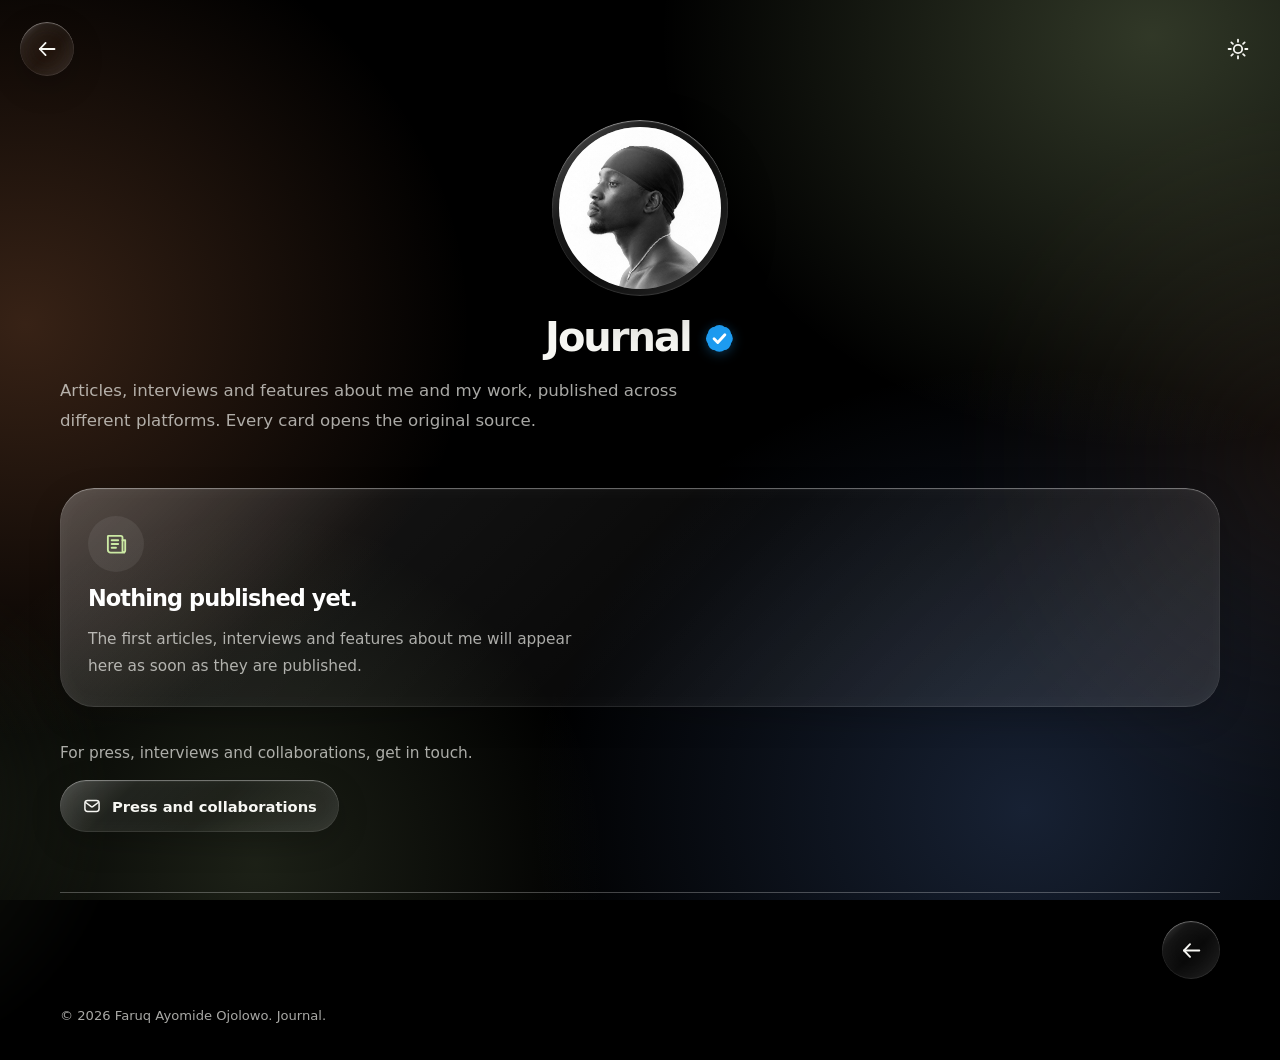
<file: journal.html>
<!DOCTYPE html>
<html lang="en">
<head>
  <meta charset="UTF-8">
  <meta name="viewport" content="width=device-width, initial-scale=1.0, viewport-fit=cover">
  <meta name="theme-color" content="#000000">
  <meta name="color-scheme" content="dark light">
  <meta name="description" content="Journal: articles, interviews and features about Faruq Ayomide Ojolowo.">
  <title>Journal | Faruq Ayomide Ojolowo</title>
  <script>
    /* Apply the theme chosen on the main site before first paint so the page never flashes the wrong colour. */
    (function () {
      var t = "dark";
      try { t = localStorage.getItem("faruq-site-theme") === "light" ? "light" : "dark"; } catch (e) {}
      document.documentElement.dataset.theme = t;
    })();
  </script>
  <style>
    /* ---------------------------------------------------------------
       Design tokens: identical to index.html
       --------------------------------------------------------------- */
    :root {
      --site-primary: #CCEAA4;
      --site-secondary: #413028;
      --site-background: #000000;
      --site-on-primary: #11140D;
      --site-on-background: #FFFFFF;
      --site-font-body: ui-sans-serif, system-ui, -apple-system, BlinkMacSystemFont, "Segoe UI", sans-serif;
      --site-font-heading: ui-sans-serif, system-ui, -apple-system, BlinkMacSystemFont, "Segoe UI", sans-serif;
      --site-heading-scale: 1;
      --site-spacing-scale: 1;
      --site-radius-scale: 1;
      --site-decoration-opacity: 1;
      --ink: #F7F7F3;
      --muted: rgba(247, 247, 243, 0.68);
      --soft: rgba(247, 247, 243, 0.46);
      --line: rgba(255, 255, 255, 0.26);
      --page-width: 1160px;
    }
    * { box-sizing: border-box; }
    [hidden] { display: none !important; }   /* lets the empty-state and filter rows really hide */
    html { scroll-behavior: smooth; background: #000000; }
    html[data-theme="light"] { background: #F4F3EF; }
    body { margin: 0; font-family: var(--site-font-body); background: transparent; -webkit-text-size-adjust: 100%; }
    button, a { font: inherit; }
    a { color: inherit; }

    #site-root {
      min-height: 100vh;
      width: 100%;
      position: relative;
      isolation: isolate;
      overflow: hidden;
      overflow: clip;
      display: flow-root;
      color-scheme: dark;
      background-color: var(--site-background);
      color: var(--site-on-background);
    }
    #site-root[data-theme="light"] {
      color-scheme: light;
      --site-background: #F4F3EF;
      --ink: #171614;
      --muted: rgba(23, 22, 20, 0.66);
      --soft: rgba(23, 22, 20, 0.48);
      --line: rgba(25, 25, 25, 0.20);
      background-color: #F4F3EF;
      color: #171614;
    }

    /* page background: same glows as index.html */
    #site-root::before, #site-root::after {
      content: ""; position: absolute; pointer-events: none; z-index: -1;
      opacity: var(--site-decoration-opacity); border-radius: 50%; filter: blur(2px);
    }
    #site-root::before {
      width: min(68vw, 760px); height: min(68vw, 760px); top: 5rem; right: -26rem;
      background: radial-gradient(circle, color-mix(in srgb, var(--site-secondary) 36%, transparent) 0%, color-mix(in srgb, var(--site-secondary) 12%, transparent) 42%, transparent 72%);
    }
    #site-root::after {
      width: min(46vw, 520px); height: min(46vw, 520px); top: 34rem; left: -25rem;
      background: radial-gradient(circle, rgba(204, 234, 164, 0.12) 0%, rgba(204, 234, 164, 0.035) 46%, transparent 72%);
    }
    .ambient {
      position: fixed; inset: 0; z-index: 0; pointer-events: none;
      background:
        radial-gradient(62vmax 52vmax at 90% 4%, rgba(204,234,164,0.24), rgba(204,234,164,0) 62%),
        radial-gradient(56vmax 52vmax at 2% 36%, rgba(214,132,84,0.26), rgba(214,132,84,0) 62%),
        radial-gradient(62vmax 56vmax at 80% 90%, rgba(96,138,214,0.24), rgba(96,138,214,0) 62%),
        radial-gradient(44vmax 44vmax at 20% 96%, rgba(204,234,164,0.14), rgba(204,234,164,0) 62%);
    }
    #site-root[data-theme="light"] .ambient {
      background:
        radial-gradient(62vmax 52vmax at 90% 4%, rgba(190,232,140,0.55), rgba(190,232,140,0) 62%),
        radial-gradient(56vmax 52vmax at 2% 36%, rgba(255,184,140,0.50), rgba(255,184,140,0) 62%),
        radial-gradient(62vmax 56vmax at 80% 90%, rgba(150,196,255,0.50), rgba(150,196,255,0) 62%),
        radial-gradient(44vmax 44vmax at 20% 96%, rgba(214,176,255,0.34), rgba(214,176,255,0) 62%);
    }
    .site-content { position: relative; z-index: 1; }

    /* ---------------------------------------------------------------
       Top row: back card (left) and light/dark icon (right)
       --------------------------------------------------------------- */
    .page-topbar {
      width: min(calc(100% - 32px), 1240px);
      margin: 22px auto 0;
      position: -webkit-sticky; position: sticky;
      top: max(22px, env(safe-area-inset-top, 0px));
      z-index: 30;
      display: flex; align-items: center; justify-content: space-between;
      pointer-events: none;
    }
    .page-topbar > * { pointer-events: auto; }
    @media (max-width: 680px) {
      .page-topbar { width: calc(100% - 24px); margin-top: 12px; top: max(12px, env(safe-area-inset-top, 0px)); }
    }

    .back-card, .menu-card, .footer-back {
      width: 54px; height: 54px; flex: none;
      display: grid; place-items: center;
      border: 0; border-radius: 50%;
      color: var(--ink); text-decoration: none; cursor: pointer;
      -webkit-tap-highlight-color: transparent;
      background-color: rgba(255,255,255,0.035);
      background-image: linear-gradient(135deg, rgba(255,255,255,0.22) 0%, rgba(255,255,255,0.04) 24%, rgba(255,255,255,0) 54%, rgba(255,255,255,0.08) 100%);
      -webkit-backdrop-filter: blur(16px) saturate(175%) brightness(1.1);
      backdrop-filter: blur(16px) saturate(175%) brightness(1.1);
      box-shadow: inset 0 1px 1px rgba(255,255,255,0.40), inset 0 -1px 1px rgba(255,255,255,0.10), inset 0 0 22px rgba(255,255,255,0.045), 0 10px 32px rgba(0,0,0,0.20);
      transition: transform 320ms cubic-bezier(.2,.75,.25,1), box-shadow 260ms ease;
    }
    #site-root[data-theme="light"] .back-card, #site-root[data-theme="light"] .menu-card, #site-root[data-theme="light"] .footer-back {
      background-color: rgba(255,255,255,0.22);
      background-image: linear-gradient(135deg, rgba(255,255,255,0.80) 0%, rgba(255,255,255,0.14) 28%, rgba(255,255,255,0) 58%, rgba(255,255,255,0.32) 100%);
      -webkit-backdrop-filter: blur(16px) saturate(190%) brightness(1.04);
      backdrop-filter: blur(16px) saturate(190%) brightness(1.04);
      box-shadow: inset 0 1px 1px rgba(255,255,255,1), inset 0 -1px 1px rgba(255,255,255,0.55), inset 0 0 24px rgba(255,255,255,0.28), 0 12px 34px rgba(60,70,100,0.13);
    }
    .back-card:hover { transform: translateY(-2px) scale(1.04); }
    .back-card:active { transform: scale(0.93); }
    .back-card:focus-visible, .menu-card:focus-visible, .footer-back:focus-visible, .theme-toggle:focus-visible { outline: 2px solid var(--site-primary); outline-offset: 3px; }
    .back-card svg { width: 24px; height: 24px; display: block; }

    .theme-toggle {
      width: 44px; height: 44px; padding: 0; flex: none;
      display: inline-grid; place-items: center;
      border: 0 !important; border-radius: 50%;
      background: none; box-shadow: none;
      color: var(--ink); cursor: pointer;
      -webkit-tap-highlight-color: transparent;
      transition: transform 320ms cubic-bezier(.2,.75,.25,1);
    }
    .theme-toggle:hover { transform: scale(1.1); }
    .theme-toggle:active { transform: scale(0.88); }
    .theme-icon, .theme-icon svg { display: block; width: 24px; height: 24px; }

    /* ---------------------------------------------------------------
       Profile block
       --------------------------------------------------------------- */
    .page-main {
      width: 100%; padding-bottom: 36px;
    }
    .profile {
      --avatar: clamp(132px, 38vw, 176px);
      display: flex; flex-direction: column; align-items: center; text-align: center;
      padding: clamp(26px, 6vw, 44px) 24px 12px;
    }
    /* in-flow placeholder that reserves the space; the real avatar is the fixed .avatar-float below */
    .avatar-slot { width: var(--avatar); height: var(--avatar); flex: none; }

    .avatar-float {
      position: fixed; left: 0; top: 0; z-index: 50;
      padding: 0; border: 0; background: none; font: inherit; color: inherit; display: block;
      width: var(--avatar, 160px); height: var(--avatar, 160px);
      border-radius: 50%; transform-origin: 50% 50%;
      will-change: transform; pointer-events: auto;
      opacity: 0; transition: opacity 600ms ease;
      -webkit-tap-highlight-color: transparent;
    }
    .avatar-float.is-ready { opacity: 1; }
    .avatar-float.is-docked { pointer-events: auto; cursor: pointer; }
    .avatar-float:focus-visible { outline: 2px solid var(--site-primary); outline-offset: 3px; }

    /* circular liquid-glass frame: photo fills the circle, a transparent glass layer covers it */
    .avatar-glass {
      position: absolute; inset: 0; border-radius: 50%;
      padding: 7px;
      background-color: rgba(255,255,255,0.05);
      background-image: linear-gradient(135deg, rgba(255,255,255,0.30) 0%, rgba(255,255,255,0.06) 30%, rgba(255,255,255,0) 56%, rgba(255,255,255,0.12) 100%);
      -webkit-backdrop-filter: blur(16px) saturate(175%) brightness(1.1);
      backdrop-filter: blur(16px) saturate(175%) brightness(1.1);
      box-shadow: inset 0 1px 1px rgba(255,255,255,0.5), inset 0 -1px 1px rgba(255,255,255,0.14), 0 18px 46px rgba(0,0,0,0.34), 0 3px 12px rgba(0,0,0,0.18);
    }
    #site-root[data-theme="light"] .avatar-glass {
      background-color: rgba(255,255,255,0.28);
      background-image: linear-gradient(135deg, rgba(255,255,255,0.9) 0%, rgba(255,255,255,0.16) 30%, rgba(255,255,255,0) 56%, rgba(255,255,255,0.36) 100%);
      box-shadow: inset 0 1px 1px rgba(255,255,255,1), inset 0 -1px 1px rgba(255,255,255,0.6), 0 18px 46px rgba(60,70,100,0.22), 0 3px 12px rgba(60,70,100,0.10);
    }
    .avatar-glass img {
      width: 100%; height: 100%; display: block; border-radius: 50%;
      object-fit: cover; background: #FFFFFF;
      user-select: none; -webkit-user-drag: none;
    }
    /* transparent glass sheen laid over the photo */
    .avatar-glass::after {
      content: ""; position: absolute; inset: 7px; border-radius: 50%; pointer-events: none;
      background:
        radial-gradient(120% 90% at 22% 6%, rgba(255,255,255,0.42), rgba(255,255,255,0) 46%),
        linear-gradient(150deg, rgba(255,255,255,0.14), rgba(255,255,255,0) 42%, rgba(255,255,255,0.08));
      box-shadow: inset 0 1px 2px rgba(255,255,255,0.55), inset 0 -2px 6px rgba(255,255,255,0.12);
    }

    .profile-name {
      margin: 20px 0 0;
      display: inline-flex; align-items: center; gap: 0.3em;
      font-family: var(--site-font-heading);
      font-size: calc(clamp(1.7rem, 6.4vw, 2.5rem) * var(--site-heading-scale));
      line-height: 1.05; font-weight: 850; letter-spacing: -0.05em;
      color: var(--ink);
      animation: profile-enter 1250ms cubic-bezier(.2,.75,.25,1) both;
    }
    .verified-badge { width: 0.82em; height: 0.82em; flex: none; display: block; margin-top: 0.06em; filter: drop-shadow(0 2px 6px rgba(29,155,240,0.35)); }
    .profile-bio {
      align-self: flex-start; width: 100%; text-align: left;
      max-width: 640px; margin: 18px 0 0 max(0px, calc((100% - 1160px) / 2));
      color: var(--muted);
      font-size: clamp(0.92rem, 1.3vw, 1.06rem); line-height: 1.8;
      animation: profile-enter 1250ms 120ms cubic-bezier(.2,.75,.25,1) both;
    }


    /* ---------------------------------------------------------------
       Journal: a vertical list of liquid-glass cards, each one links to the original source
       --------------------------------------------------------------- */
    .journal-wrap { width: min(calc(100% - 48px), var(--page-width)); margin: 26px auto 0; display: grid; gap: 14px; animation: profile-enter 1250ms 260ms cubic-bezier(.2,.75,.25,1) both; }
    .journal-list { display: grid; gap: 14px; grid-template-columns: 1fr; }
    @media (min-width: 900px) { .journal-list { grid-template-columns: repeat(2, 1fr); } .j-card.is-featured { grid-column: 1 / -1; } }

    .j-card, .journal-empty, .press-btn, .j-chip { background-color: rgba(255,255,255,0.035); background-image: linear-gradient(135deg, rgba(255,255,255,0.22) 0%, rgba(255,255,255,0.04) 24%, rgba(255,255,255,0) 54%, rgba(255,255,255,0.08) 100%); -webkit-backdrop-filter: blur(16px) saturate(175%) brightness(1.1); backdrop-filter: blur(16px) saturate(175%) brightness(1.1); box-shadow: inset 0 1px 1px rgba(255,255,255,0.40), inset 0 -1px 1px rgba(255,255,255,0.10), inset 0 0 22px rgba(255,255,255,0.045), 0 10px 32px rgba(0,0,0,0.20); }
    #site-root[data-theme="light"] .j-card, #site-root[data-theme="light"] .journal-empty, #site-root[data-theme="light"] .press-btn, #site-root[data-theme="light"] .j-chip { background-color: rgba(255,255,255,0.22); background-image: linear-gradient(135deg, rgba(255,255,255,0.80) 0%, rgba(255,255,255,0.14) 28%, rgba(255,255,255,0) 58%, rgba(255,255,255,0.32) 100%); -webkit-backdrop-filter: blur(16px) saturate(190%) brightness(1.04); backdrop-filter: blur(16px) saturate(190%) brightness(1.04); box-shadow: inset 0 1px 1px rgba(255,255,255,1), inset 0 -1px 1px rgba(255,255,255,0.55), inset 0 0 24px rgba(255,255,255,0.28), 0 12px 34px rgba(60,70,100,0.13); }

    .j-card {
      position: relative; display: grid; grid-template-columns: 88px 1fr auto; align-items: center; gap: 16px;
      padding: 14px 18px 14px 14px; border-radius: calc(30px * var(--site-radius-scale));
      color: var(--ink); text-decoration: none; overflow: hidden; isolation: isolate;
      -webkit-tap-highlight-color: transparent; -webkit-touch-callout: none;
      transition: transform 380ms cubic-bezier(.2,.75,.25,1), box-shadow 300ms ease;
    }
    .j-card:hover { transform: translateY(-3px); }
    .j-card:active { transform: scale(0.985); }
    .j-card:focus-visible, .press-btn:focus-visible, .j-chip:focus-visible { outline: 2px solid var(--site-primary); outline-offset: 4px; }
    .j-thumb { width: 88px; height: 88px; border-radius: 22px; background-color: rgba(255,255,255,0.08); background-size: cover; background-position: center; }
    .j-source { font-size: 0.72rem; letter-spacing: 0.14em; text-transform: uppercase; color: var(--soft); font-weight: 700; }
    .j-headline { margin: 5px 0 5px; font-family: var(--site-font-heading); font-size: calc(1.04rem * var(--site-heading-scale)); line-height: 1.25; font-weight: 800; letter-spacing: -0.03em; }
    .j-date { font-size: 0.82rem; color: var(--muted); }
    .j-arrow { width: 38px; height: 38px; display: grid; place-items: center; border-radius: 50%; color: var(--site-primary); font-size: 1.05rem; background: rgba(255,255,255,0.07); }
    #site-root[data-theme="light"] .j-arrow { color: #171614; background: rgba(255,255,255,0.7); }

    /* the newest entry is a big card: picture on top fading into the glass, text at the bottom */
    .j-card.is-featured { display: block; padding: 0; min-height: 360px; }
    .j-card.is-featured .j-thumb {
      position: absolute; inset: 0 0 auto 0; width: auto; height: 68%; border-radius: 0; z-index: 0;
      -webkit-mask-image: linear-gradient(to bottom, #000 0%, #000 50%, rgba(0,0,0,0) 100%);
      mask-image: linear-gradient(to bottom, #000 0%, #000 50%, rgba(0,0,0,0) 100%);
    }
    .j-card.is-featured .j-body { position: absolute; left: 24px; right: 70px; bottom: 22px; z-index: 2; }
    .j-card.is-featured .j-headline { font-size: calc(1.4rem * var(--site-heading-scale)); letter-spacing: -0.04em; }
    .j-card.is-featured .j-arrow { position: absolute; right: 20px; bottom: 22px; z-index: 2; }

    .j-filters { display: flex; flex-wrap: wrap; gap: 8px; }
    .j-chip { height: 40px; padding: 0 18px; border: 0; border-radius: 999px; color: var(--ink); font: inherit; font-size: 0.86rem; font-weight: 700; cursor: pointer; -webkit-tap-highlight-color: transparent; }
    .j-chip[aria-pressed="true"] { color: var(--site-on-primary); background-color: var(--site-primary); background-image: none; }

    .journal-empty { display: grid; gap: 14px; justify-items: start; padding: 28px; border-radius: calc(34px * var(--site-radius-scale)); }
    .journal-empty-icon { width: 56px; height: 56px; display: grid; place-items: center; border-radius: 50%; color: var(--site-primary); background: rgba(255,255,255,0.07); }
    #site-root[data-theme="light"] .journal-empty-icon { color: #171614; background: rgba(255,255,255,0.7); }
    .journal-empty-icon svg { width: 26px; height: 26px; display: block; }
    .journal-empty h2 { margin: 0; font-family: var(--site-font-heading); font-size: calc(1.4rem * var(--site-heading-scale)); font-weight: 800; letter-spacing: -0.04em; line-height: 1.15; }
    .journal-empty p { margin: 0; max-width: 520px; color: var(--muted); font-size: clamp(0.9rem, 1.2vw, 1rem); line-height: 1.75; }

    .press-row { display: grid; gap: 14px; justify-items: start; margin-top: 18px; }
    .press-note { margin: 0; max-width: 520px; color: var(--muted); font-size: clamp(0.9rem, 1.2vw, 1rem); line-height: 1.75; }
    .press-btn { display: inline-flex; align-items: center; gap: 10px; height: 52px; padding: 0 22px; border-radius: 999px; color: var(--ink); text-decoration: none; font-weight: 700; font-size: 0.92rem; -webkit-tap-highlight-color: transparent; -webkit-touch-callout: none; transition: transform 320ms cubic-bezier(.2,.75,.25,1); }
    .press-btn:hover { transform: translateY(-2px); }
    .press-btn:active { transform: scale(0.97); }
    .press-btn svg { width: 20px; height: 20px; display: block; }
    @media (hover: none) and (pointer: coarse) { .j-card, .press-btn, .j-chip { -webkit-user-select: none; user-select: none; } }

    .page-footer {
      width: min(calc(100% - 48px), var(--page-width)); margin: 0 auto;
      padding: 28px 0 calc(34px + env(safe-area-inset-bottom, 0px));
      border-top: 1px solid var(--line);
      display: flex; flex-direction: column; align-items: flex-start; gap: 26px; text-align: left;
      color: var(--muted); font-size: 0.82rem; line-height: 1.6;
    }
    .page-footer a { color: var(--ink); text-decoration: none; font-weight: 600; display: inline-flex; align-items: center; gap: 8px; opacity: 0.85; transition: opacity 200ms ease; }
    .page-footer a:hover { opacity: 1; }
    .page-footer a svg { width: 16px; height: 16px; display: block; }
    .site-content { min-height: calc(100vh + 160px); min-height: calc(100svh + 160px); display: flex; flex-direction: column; }
    .page-main { flex: 1 0 auto; }

    .focus-backdrop {
      position: fixed;
      inset: 0;
      z-index: 40;
      opacity: 0;
      visibility: hidden;
      pointer-events: none;
      background: rgba(0, 0, 0, 0.42);
      -webkit-backdrop-filter: blur(16px) saturate(85%);
      backdrop-filter: blur(16px) saturate(85%);
      transition: opacity 340ms ease, visibility 0s linear 340ms;
    }
    #site-root[data-theme="light"] .focus-backdrop {
      background: rgba(28, 25, 20, 0.20);
    }
    body.focus-active .focus-backdrop {
      opacity: 1;
      visibility: visible;
      transition-delay: 0s;
    }

    .focus-stage {
      display: none;
      position: fixed;
      inset: 0;
      z-index: 41;
      overflow: hidden;
      touch-action: none;
      overscroll-behavior: contain;
      -webkit-tap-highlight-color: transparent;
      -webkit-touch-callout: none;
      cursor: pointer;
    }
    body.focus-open .focus-stage { display: block; }
    .focus-stage.is-scrollable {
      overflow-y: auto;
      touch-action: pan-y;
      -webkit-overflow-scrolling: touch;
    }

    .focus-stage .focus-clone {
      position: absolute;
      margin: 0;
      translate: none;
      transform-origin: 50% 50%;
      will-change: transform, rotate;
      cursor: pointer;
      -webkit-user-select: none;
      user-select: none;
      -webkit-touch-callout: none;
      transition: transform 400ms cubic-bezier(.18, .82, .22, 1),
                  rotate 400ms cubic-bezier(.18, .82, .22, 1),
                  box-shadow 400ms ease !important;
    }
    .focus-stage .focus-clone.is-lifted {
      box-shadow: 0 34px 90px rgba(0, 0, 0, 0.50), 0 8px 24px rgba(0, 0, 0, 0.28) !important;
    }
    #site-root[data-theme="light"] .focus-stage .focus-clone.is-lifted {
      box-shadow: 0 30px 80px rgba(30, 24, 18, 0.28), 0 8px 22px rgba(30, 24, 18, 0.14) !important;
    }

    /* text reveal: the same fade-and-rise used on the main site */
    .reveal { opacity: 0; transform: translateY(24px) scale(0.985); transition: opacity 1450ms ease, transform 1450ms cubic-bezier(.2,.75,.25,1); will-change: opacity, transform; }
    .reveal.is-visible { opacity: 1; transform: translateY(0) scale(1); }

    /* Long-press preview (same behaviour as the main site) */
    .g-card, .back-card, .menu-card, .theme-toggle, .avatar-glass, .page-footer a, .avatar-glass img, .g-media { -webkit-touch-callout: none; }
    @media (hover: none) and (pointer: coarse) {
      .g-card, .back-card, .menu-card, .theme-toggle, .avatar-glass, .page-footer a { -webkit-user-select: none; user-select: none; }
    }
    @media (prefers-reduced-motion: reduce) { .focus-backdrop { transition: none !important; } }

    /* footer "Back to About": a round card that grows into a long card when the very bottom is reached */
    .page-footer a.footer-back {
      --fc: 52px;                        /* same size as the footer cards on the main site */
      display: inline-flex; align-items: center; justify-content: center;
      width: var(--fc); height: var(--fc); padding: 0; gap: 0; overflow: hidden;
      align-self: flex-end;              /* bottom right: it grows to the left */
      border-radius: 999px;              /* fully rounded ends, like the main site's footer cards */
      color: var(--ink); font-weight: 700; font-size: 0.92rem; letter-spacing: -0.01em; white-space: nowrap;
      opacity: 1;
      transition: width 640ms cubic-bezier(.34,1.35,.5,1), box-shadow 260ms ease;
    }
    @media (min-width: 681px) { .page-footer a.footer-back { --fc: 58px; } }
    .page-footer a.footer-back svg { width: 25px; height: 25px; flex: none; }
    .page-footer a.footer-back .footer-back-label { max-width: 0; opacity: 0; margin-left: 0; transition: max-width 640ms cubic-bezier(.34,1.35,.5,1), opacity 320ms ease 120ms, margin 640ms cubic-bezier(.34,1.35,.5,1); }
    .page-footer a.footer-back.is-expanded { width: 190px; }   /* same long-card width as the main site's current-page footer card */
    .page-footer a.footer-back.is-expanded .footer-back-label { max-width: 124px; opacity: 1; margin-left: 10px; }

    @keyframes profile-enter {
      from { opacity: 0; transform: translateY(14px) scale(0.985); }
      to { opacity: 1; transform: translateY(0) scale(1); }
    }
    @media (prefers-reduced-motion: reduce) {
      *, *::before, *::after { animation-duration: 0.01ms !important; transition-duration: 0.01ms !important; }
    }
  </style>
</head>
<body>
  <div id="site-root" data-theme="dark">
    <div class="ambient" aria-hidden="true"></div>

    <div class="site-content">
      <header class="page-topbar">
        <a class="back-card" id="back-card" href="index.html#journal" aria-label="Back to the previous page" title="Back">
          <svg viewBox="0 0 24 24" fill="none" stroke="currentColor" stroke-width="1.8" stroke-linecap="round" stroke-linejoin="round" aria-hidden="true"><path d="M19.5 12H4.8"/><path d="m10.6 5.9-5.8 6.1 5.8 6.1"/></svg>
        </a>
        <button class="theme-toggle" id="theme-toggle" type="button" aria-label="Switch to light mode" title="Switch to light mode">
          <span class="theme-icon" aria-hidden="true"></span>
        </button>
      </header>

      <button class="avatar-float" id="avatar-float" type="button" tabindex="-1" aria-label="Faruq Ayomide Ojolowo">
        <div class="avatar-glass">
          <img src="[data-uri]" alt="" width="640" height="640" decoding="async">
        </div>
      </button>

      <main class="page-main">
        <section class="profile" aria-label="Gallery profile">
          <div class="avatar-slot" id="avatar-slot"></div>
          <h1 class="profile-name">
            <span>Journal</span>
            <svg class="verified-badge" viewBox="0 0 24 24" role="img" aria-label="Verified">
              <title>Verified</title>
              <g fill="#1D9BF0">
                <rect x="3.4" y="3.4" width="17.2" height="17.2" rx="5.6"/>
                <rect x="3.4" y="3.4" width="17.2" height="17.2" rx="5.6" transform="rotate(45 12 12)"/>
              </g>
              <path d="M8.1 12.3l2.7 2.7 5.2-5.6" fill="none" stroke="#FFFFFF" stroke-width="2.1" stroke-linecap="round" stroke-linejoin="round"/>
            </svg>
          </h1>
          <p class="profile-bio">Articles, interviews and features about me and my work, published across different platforms. Every card opens the original source.</p>
        </section>

        <div class="journal-wrap">
          <div class="j-filters" id="j-filters" role="group" aria-label="Filter entries" hidden></div>
          <div class="journal-list" id="journal-list"></div>

          <div class="journal-empty" id="journal-empty">
            <div class="journal-empty-icon" aria-hidden="true">
              <svg viewBox="0 0 24 24" fill="none" stroke="currentColor" stroke-width="1.7" stroke-linecap="round" stroke-linejoin="round"><path d="M5 4.5h11.5a1.5 1.5 0 0 1 1.5 1.5v12.5a1.5 1.5 0 0 0 1.5 1.5H7A2.5 2.5 0 0 1 4.5 17.5V5A.5.5 0 0 1 5 4.5z"/><path d="M18 8.5h2.5V18a1.5 1.5 0 0 1-1.5 1.5"/><path d="M8 8.5h6M8 12h6M8 15.5h4"/></svg>
            </div>
            <h2>Nothing published yet.</h2>
            <p>The first articles, interviews and features about me will appear here as soon as they are published.</p>
          </div>

          <div class="press-row">
            <p class="press-note">For press, interviews and collaborations, get in touch.</p>
            <a class="press-btn" href="mailto:ayomideojolowo15@gmail.com,ayomidekulture15@icloud.com?subject=Press%20and%20collaborations">
              <svg viewBox="0 0 24 24" fill="none" stroke="currentColor" stroke-width="1.8" stroke-linecap="round" stroke-linejoin="round" aria-hidden="true"><rect x="3.5" y="5.5" width="17" height="13" rx="3.2"/><path d="m4.5 7.8 6.6 5a1.5 1.5 0 0 0 1.8 0l6.6-5"/></svg>
              Press and collaborations
            </a>
          </div>
        </div>
      </main>

      <footer class="page-footer">
        <a class="footer-back" id="footer-back" href="index.html#journal" aria-label="Back to Journal" title="Back to Journal"><svg viewBox="0 0 24 24" fill="none" stroke="currentColor" stroke-width="1.8" stroke-linecap="round" stroke-linejoin="round" aria-hidden="true"><path d="M19.5 12H4.8"/><path d="m10.6 5.9-5.8 6.1 5.8 6.1"/></svg><span class="footer-back-label">Back to Journal</span></a>
        <span>© 2026 Faruq Ayomide Ojolowo. Journal.</span>
      </footer>
    </div>

    <!-- Long-press preview layers -->
    <div class="focus-backdrop" id="focus-backdrop" aria-hidden="true"></div>
    <div class="focus-stage" id="focus-stage" aria-hidden="true"></div>
  </div>

  <script>
    (function () {
      var siteRoot = document.getElementById("site-root");
      var toggle = document.getElementById("theme-toggle");
      var icon = toggle.querySelector(".theme-icon");
      var SUN = '<svg viewBox="0 0 24 24" fill="none" stroke="currentColor" stroke-width="1.8" stroke-linecap="round" stroke-linejoin="round" aria-hidden="true"><circle cx="12" cy="12" r="4.2"/><path d="M12 2.6v2.2M12 19.2v2.2M2.6 12h2.2M19.2 12h2.2M5.35 5.35l1.55 1.55M17.1 17.1l1.55 1.55M5.35 18.65l1.55-1.55M17.1 6.9l1.55-1.55"/></svg>';
      var MOON = '<svg viewBox="0 0 24 24" fill="none" stroke="currentColor" stroke-width="1.8" stroke-linecap="round" stroke-linejoin="round" aria-hidden="true"><path d="M20.2 14.3A8.3 8.3 0 0 1 9.7 3.8a8.3 8.3 0 1 0 10.5 10.5z"/></svg>';

      function applyTheme(theme) {
        var isLight = theme === "light";
        siteRoot.dataset.theme = isLight ? "light" : "dark";
        document.documentElement.dataset.theme = isLight ? "light" : "dark";
        icon.innerHTML = isLight ? MOON : SUN;
        var label = isLight ? "Switch to dark mode" : "Switch to light mode";
        toggle.setAttribute("aria-label", label);
        toggle.setAttribute("title", label);
        var meta = document.querySelector('meta[name="theme-color"]');
        if (meta) meta.setAttribute("content", isLight ? "#F4F3EF" : "#000000");
        try { localStorage.setItem("faruq-site-theme", isLight ? "light" : "dark"); } catch (e) {}
      }
      var saved = "dark";
      try { saved = localStorage.getItem("faruq-site-theme") || "dark"; } catch (e) {}
      applyTheme(saved === "light" ? "light" : "dark");
      toggle.addEventListener("click", function () {
        applyTheme(siteRoot.dataset.theme === "light" ? "dark" : "light");
      });

      /* Profile picture: shrinks as soon as the visitor scrolls and docks right under the light/dark icon. */
      var slot = document.getElementById("avatar-slot");
      var floatEl = document.getElementById("avatar-float");
      var DOCK_SIZE = 48, DOCK_GAP = 12, SHRINK_DISTANCE = 140;
      var queued = false;
      function layoutAvatar() {
        queued = false;
        var s = slot.getBoundingClientRect();
        var size = s.width;
        if (!size) return;
        var t = toggle.getBoundingClientRect();
        var p = Math.min(1, Math.max(0, (window.scrollY || window.pageYOffset || 0) / SHRINK_DISTANCE));
        var e = 1 - Math.pow(1 - p, 3);                       /* eased, so it reacts the moment scrolling starts */
        var cx = s.left + s.width / 2, cy = s.top + s.height / 2;
        var tx = t.left + t.width / 2, ty = t.bottom + DOCK_GAP + DOCK_SIZE / 2;
        var x = cx + (tx - cx) * e, y = cy + (ty - cy) * e;
        var k = 1 + (DOCK_SIZE / size - 1) * e;
        floatEl.style.width = floatEl.style.height = size + "px";
        floatEl.style.transform = "translate3d(" + (x - size / 2) + "px," + (y - size / 2) + "px,0) scale(" + k + ")";
        var docked = p >= 1;
        floatEl.classList.toggle("is-docked", docked);
        floatEl.tabIndex = docked ? 0 : -1;
        floatEl.setAttribute("aria-label", docked ? "Open gallery menu" : "Faruq Ayomide Ojolowo");
        floatEl.classList.add("is-ready");
      }
      function queueLayout() { if (!queued) { queued = true; requestAnimationFrame(layoutAvatar); } }
      window.addEventListener("scroll", queueLayout, { passive: true });
      window.addEventListener("resize", queueLayout);
      window.addEventListener("load", queueLayout);
      layoutAvatar();
      /* The docked profile picture takes the visitor back to the top. */
      floatEl.addEventListener("click", function () {
        if (floatEl.classList.contains("is-docked")) window.scrollTo({ top: 0, behavior: "smooth" });
      });

      /* ---------------------------------------------------------------
         JOURNAL ENTRIES: add new features to this list, newest or oldest in any order.
         Each entry:  { title: "Headline", source: "Publication", date: "2026-11-01",
                        type: "Article", url: "https://...", image: "picture-file.jpg" }
         (type can be Article, Interview, Video ... ; image is optional.)
         --------------------------------------------------------------- */
      var ENTRIES = [
      ];

      var listEl = document.getElementById("journal-list");
      var emptyEl = document.getElementById("journal-empty");
      var filtersEl = document.getElementById("j-filters");
      var activeType = "All";
      function fmtDate(d) { var t = new Date(d); return isNaN(t) ? (d || "") : t.toLocaleDateString("en", { day: "numeric", month: "short", year: "numeric" }); }
      function mk(tag, cls, text) { var n = document.createElement(tag); if (cls) n.className = cls; if (text) n.textContent = text; return n; }
      function renderJournal() {
        listEl.textContent = "";
        var items = ENTRIES.slice().sort(function (a, b) { return new Date(b.date) - new Date(a.date); });
        var types = ["All"]; items.forEach(function (e) { if (e.type && types.indexOf(e.type) < 0) types.push(e.type); });
        filtersEl.textContent = "";
        filtersEl.hidden = !(items.length >= 6 && types.length > 2);
        if (!filtersEl.hidden) types.forEach(function (t) {
          var c = mk("button", "j-chip", t); c.type = "button"; c.setAttribute("aria-pressed", String(t === activeType));
          c.addEventListener("click", function () { activeType = t; renderJournal(); }); filtersEl.appendChild(c);
        });
        var shown = items.filter(function (e) { return activeType === "All" || e.type === activeType; });
        emptyEl.hidden = items.length > 0;
        shown.forEach(function (e, i) {
          var a = mk("a", "j-card" + (i === 0 && activeType === "All" ? " is-featured" : ""));
          a.href = e.url; a.target = "_blank"; a.rel = "noopener noreferrer";
          a.setAttribute("aria-label", e.title + ", " + e.source);
          var thumb = mk("div", "j-thumb"); if (e.image) thumb.style.backgroundImage = "url('" + e.image + "')"; a.appendChild(thumb);
          var body = mk("div", "j-body");
          body.appendChild(mk("div", "j-source", [e.source, e.type].filter(Boolean).join(" · ")));
          body.appendChild(mk("h2", "j-headline", e.title));
          body.appendChild(mk("div", "j-date", fmtDate(e.date)));
          a.appendChild(body); a.appendChild(mk("span", "j-arrow", "↗")).setAttribute("aria-hidden", "true");
          listEl.appendChild(a);
        });
      }
      renderJournal();

      var reduceMotion = window.matchMedia && window.matchMedia("(prefers-reduced-motion: reduce)").matches;
      /* Text reveal on scroll (same fade-and-rise as the main site). */
      var revealTargets = [].slice.call(document.querySelectorAll(".j-headline, .journal-empty h2, .journal-empty p, .press-note, .page-footer > span"));
      if (reduceMotion || !("IntersectionObserver" in window)) {
        revealTargets.forEach(function (el) { el.classList.add("is-visible"); });
      } else {
        var revealWatcher = new IntersectionObserver(function (entries, obs) {
          entries.forEach(function (en) {
            if (en.isIntersecting) { en.target.style.transitionDelay = "90ms"; en.target.classList.add("is-visible"); obs.unobserve(en.target); }
          });
        }, { threshold: 0.08, rootMargin: "0px 0px -24px 0px" });
        revealTargets.forEach(function (el) { el.classList.add("reveal"); revealWatcher.observe(el); });
      }

      /* ---- Long-press preview ---- */
      // iPhone-style long press: the pressed card floats above a blurred, dimmed page.
      // The card is cloned into #focus-stage (a layer above #focus-backdrop), so the blur can never touch it.
      const CARD_SELECTOR = [".j-card", ".journal-empty", ".press-btn", ".j-chip", ".back-card", ".theme-toggle", ".avatar-glass", ".page-footer a"].join(",");
      // Controls that must keep their normal press behaviour (navigation, menu, theme switch).
      const NO_PRESS_SELECTOR = "[data-no-press]";
      const HOLD_MS = 420;
      const MOVE_TOLERANCE = 8;
      const LIFT_SCALE = 1.055;
      const focusStage = document.getElementById("focus-stage");
      let holdTimer = 0;
      let pending = null;
      let focused = null;
      let suppressClickUntil = 0;

      function cardFromTarget(target) {
        if (!(target instanceof Element)) return null;
        if (target.closest("#focus-stage") || target.closest(NO_PRESS_SELECTOR)) return null;
        return target.closest(CARD_SELECTOR);
      }

      function cancelPending() {
        window.clearTimeout(holdTimer);
        holdTimer = 0;
        pending = null;
      }

      function buildClone(card) {
        const cs = getComputedStyle(card);
        const clone = card.cloneNode(true);
        clone.removeAttribute("id");
        clone.removeAttribute("style");
        clone.removeAttribute("data-float-index");
        clone.classList.remove("reveal", "is-visible");
        clone.querySelectorAll("[id]").forEach((node) => node.removeAttribute("id"));
                clone.querySelectorAll(".reveal, .is-visible").forEach((node) => {
          node.classList.remove("reveal", "is-visible");
          node.removeAttribute("style");
        });
        clone.querySelectorAll("a, button").forEach((node) => node.setAttribute("tabindex", "-1"));
        if (clone.matches("a")) clone.setAttribute("tabindex", "-1");
        clone.classList.add("focus-clone");
        // Freeze the look the original has right now (nth-child backgrounds, hover state, theme colours).
        ["backgroundColor", "backgroundImage", "color", "borderTopColor", "borderRightColor",
         "borderBottomColor", "borderLeftColor", "borderRadius"].forEach((prop) => { clone.style[prop] = cs[prop]; });
        return clone;
      }

      function activateFocus(request) {
        holdTimer = 0;
        if (!request || pending !== request || focused) return;
        const card = request.card;
        if (!card.isConnected) return;
        const rect = card.getBoundingClientRect();
        const width = card.offsetWidth;
        const height = card.offsetHeight;
        if (!rect.width || !rect.height || !width || !height) return;

        const vw = document.documentElement.clientWidth;
        const vh = window.innerHeight;
        const scale = Math.max(1, Math.min(LIFT_SCALE, (vw - 16) / width));
        const scaledW = width * scale;
        const scaledH = height * scale;
        const startCx = rect.left + rect.width / 2;
        const startCy = rect.top + rect.height / 2;

        // Final centre, kept fully on screen.
        let cx = startCx;
        if (cx - scaledW / 2 < 8) cx = 8 + scaledW / 2;
        if (cx + scaledW / 2 > vw - 8) cx = vw - 8 - scaledW / 2;
        const scrollable = scaledH > vh - 24;
        let cy = startCy;
        if (scrollable) cy = 12 + scaledH / 2;
        else {
          if (cy - scaledH / 2 < 12) cy = 12 + scaledH / 2;
          if (cy + scaledH / 2 > vh - 12) cy = vh - 12 - scaledH / 2;
        }

        const startScale = Math.min(1.5, Math.max(0.2, rect.width / width));
        const startTilt = "0deg";

        const clone = buildClone(card);
        clone.style.width = width + "px";
        clone.style.height = height + "px";
        clone.style.left = (cx - width / 2) + "px";
        clone.style.top = (cy - height / 2) + "px";
        clone.style.setProperty("--scroll-float", "0px");
        clone.style.setProperty("--scroll-tilt", startTilt);
        clone.style.transform = "translate3d(" + (startCx - cx) + "px," + (startCy - cy) + "px,0) scale(" + startScale + ")";

        focusStage.replaceChildren();
        focusStage.scrollTop = 0;
        focusStage.classList.toggle("is-scrollable", scrollable);
        if (scrollable) {
          const spacer = document.createElement("div");
          spacer.style.cssText = "position:absolute;left:0;top:0;width:1px;pointer-events:none;height:" + Math.ceil(12 + scaledH + 28) + "px";
          focusStage.appendChild(spacer);
        }
        focusStage.appendChild(clone);
        var srcVideos = card.querySelectorAll("video");
        clone.querySelectorAll("video").forEach(function (cv, idx) {
          var sv = srcVideos[idx];
          cv.muted = true; cv.setAttribute("muted", ""); cv.playsInline = true;
          var start = sv ? sv.currentTime : 0;
          var go = function () { try { cv.currentTime = start; } catch (e) {} var pr = cv.play(); if (pr && pr.catch) pr.catch(function () {}); };
          if (cv.readyState >= 1) go(); else cv.addEventListener("loadedmetadata", go, { once: true });
        });

        focused = { card, clone, cx, cy, scrollable, held: true, closing: false, timer: 0, vw, vh };
        card.style.visibility = "hidden";
        document.body.classList.add("focus-open");
        clone.getBoundingClientRect(); // commit the start frame before animating
        window.requestAnimationFrame(() => {
          if (!focused || focused.clone !== clone || focused.closing) return;
          document.body.classList.add("focus-active");
          clone.classList.add("is-lifted");
          clone.style.setProperty("--scroll-tilt", "0deg");
          clone.style.transform = "translate3d(0,0,0) scale(" + scale + ")";
        });
      }

      function finishFocus() {
        const state = focused;
        if (!state) return;
        window.clearTimeout(state.timer);
        state.card.style.removeProperty("visibility");
        if (!state.card.getAttribute("style")) state.card.removeAttribute("style");
        focusStage.replaceChildren();
        focusStage.classList.remove("is-scrollable");
        focusStage.scrollTop = 0;
        document.body.classList.remove("focus-open", "focus-active");
        focused = null;
      }

      function dismissFocus(immediate) {
        const state = focused;
        if (!state || state.closing) return;
        state.closing = true;
        if (immediate) { finishFocus(); return; }
        const rect = state.card.getBoundingClientRect();
        const dx = rect.left + rect.width / 2 - state.cx;
        const dy = rect.top + rect.height / 2 - (state.cy - focusStage.scrollTop);
        state.clone.classList.remove("is-lifted");
        state.clone.style.setProperty("--scroll-tilt", state.card.style.getPropertyValue("--scroll-tilt") || "0deg");
        state.clone.style.transform = "translate3d(" + dx + "px," + dy + "px,0) scale(1)";
        document.body.classList.remove("focus-active");
        state.clone.addEventListener("transitionend", (event) => {
          if (event.propertyName === "transform") finishFocus();
        });
        state.timer = window.setTimeout(finishFocus, 520); // safety net: never leave a stuck overlay
      }

      document.addEventListener("pointerdown", function (event) {
        if (!event.isPrimary || event.button !== 0 || focused) return;
                const card = cardFromTarget(event.target);
        if (!card) return;
        window.clearTimeout(holdTimer);
        const request = { card, x: event.clientX, y: event.clientY };
        pending = request;
        holdTimer = window.setTimeout(() => activateFocus(request), HOLD_MS);
      }, { passive: true });

      document.addEventListener("pointermove", function (event) {
        if (!pending) return;
        if (Math.hypot(event.clientX - pending.x, event.clientY - pending.y) > MOVE_TOLERANCE) cancelPending();
      }, { passive: true });

      function releasePress() {
        if (focused && focused.held) {
          focused.held = false;
          // The release of a long press must not trigger a click on the card or its link.
          suppressClickUntil = performance.now() + 500;
        }
        cancelPending();
      }
      document.addEventListener("pointerup", releasePress, { passive: true });
      document.addEventListener("pointercancel", releasePress, { passive: true });
      window.addEventListener("blur", cancelPending);

      // Swallow the click that follows a long-press release; afterwards any tap dismisses the focused card.
      window.addEventListener("click", function (event) {
        if (performance.now() < suppressClickUntil) {
          event.preventDefault();
          event.stopImmediatePropagation();
          return;
        }
        if (focused) {
          event.preventDefault();
          event.stopImmediatePropagation();
          dismissFocus(false);
        }
      }, true);

      // Dismiss on a tap of the floating layer using pointer/touch events directly.
      // iOS Safari does not reliably fire "click" on non-link elements, so we never depend on it.
      let stageTap = null;
      function beginStageTap(x, y) {
        if (!focused || focused.closing) return;
        if (focused.held) focused.held = false; // a missed release must not leave the layer stuck
        if (performance.now() < suppressClickUntil) { stageTap = null; return; }
        stageTap = { x, y };
      }
      function endStageTap(x, y) {
        const tapInfo = stageTap;
        stageTap = null;
        if (!tapInfo || !focused || focused.closing) return;
        if (Math.hypot(x - tapInfo.x, y - tapInfo.y) > 12) return; // it was a scroll, not a tap
        suppressClickUntil = performance.now() + 450; // swallow the follow-up synthetic click
        dismissFocus(false);
      }
      focusStage.addEventListener("pointerdown", function (event) {
        if (event.isPrimary) beginStageTap(event.clientX, event.clientY);
      }, { passive: true });
      focusStage.addEventListener("pointerup", function (event) {
        if (event.isPrimary) endStageTap(event.clientX, event.clientY);
      }, { passive: true });
      focusStage.addEventListener("pointercancel", function () { stageTap = null; }, { passive: true });
      // Fallback for browsers without pointer events on touch.
      focusStage.addEventListener("touchstart", function (event) {
        const t = event.changedTouches[0];
        if (t && !stageTap) beginStageTap(t.clientX, t.clientY);
      }, { passive: true });
      focusStage.addEventListener("touchend", function (event) {
        const t = event.changedTouches[0];
        if (t) endStageTap(t.clientX, t.clientY);
      }, { passive: true });

      // While holding: no scrolling, no text selection, no context menu, no link dragging.
      document.addEventListener("touchmove", function (event) {
        if (focused && (focused.held || !focused.scrollable) && event.cancelable) event.preventDefault();
      }, { passive: false });
      focusStage.addEventListener("wheel", function (event) {
        if (focused && !focused.scrollable) event.preventDefault();
      }, { passive: false });
      document.addEventListener("contextmenu", function (event) {
        if (pending || focused) event.preventDefault();
      });
      document.addEventListener("selectstart", function (event) {
        if (pending || (focused && focused.held)) event.preventDefault();
      });
      document.addEventListener("dragstart", function (event) {
        if (pending || focused) event.preventDefault();
      });

      document.addEventListener("keydown", function (event) {
        if (event.key === "Escape" && focused) dismissFocus(false);
      });
      window.addEventListener("hashchange", function () { cancelPending(); dismissFocus(true); });
      window.addEventListener("orientationchange", function () { cancelPending(); dismissFocus(true); });
      window.addEventListener("resize", function () {
        if (!focused) return;
        if (Math.abs(document.documentElement.clientWidth - focused.vw) > 2 || Math.abs(window.innerHeight - focused.vh) > 120) dismissFocus(true);
      });

      /* Footer back button: round until the visitor reaches the very bottom, then it grows into a long card. */
      var footerBack = document.getElementById("footer-back");
      var bottomQueued = false;
      function checkBottom() {
        bottomQueued = false;
        var atBottom = (window.innerHeight + (window.scrollY || window.pageYOffset || 0)) >= document.documentElement.scrollHeight - 8;
        footerBack.classList.toggle("is-expanded", atBottom);
      }
      function queueBottom() { if (!bottomQueued) { bottomQueued = true; requestAnimationFrame(checkBottom); } }
      window.addEventListener("scroll", queueBottom, { passive: true });
      window.addEventListener("resize", queueBottom);
      window.addEventListener("load", queueBottom);
      checkBottom();

      /* Back: return to the page the visitor came from (keeps their scroll position);
         if they opened this page directly, go to the About page. */
      document.getElementById("back-card").addEventListener("click", function (event) {
        var sameSite = false;
        try { sameSite = !!document.referrer && new URL(document.referrer).host === location.host; } catch (e) {}
        if (sameSite && history.length > 1) { event.preventDefault(); history.back(); }
      });
    })();
  </script>
</body>
</html>
</file>
